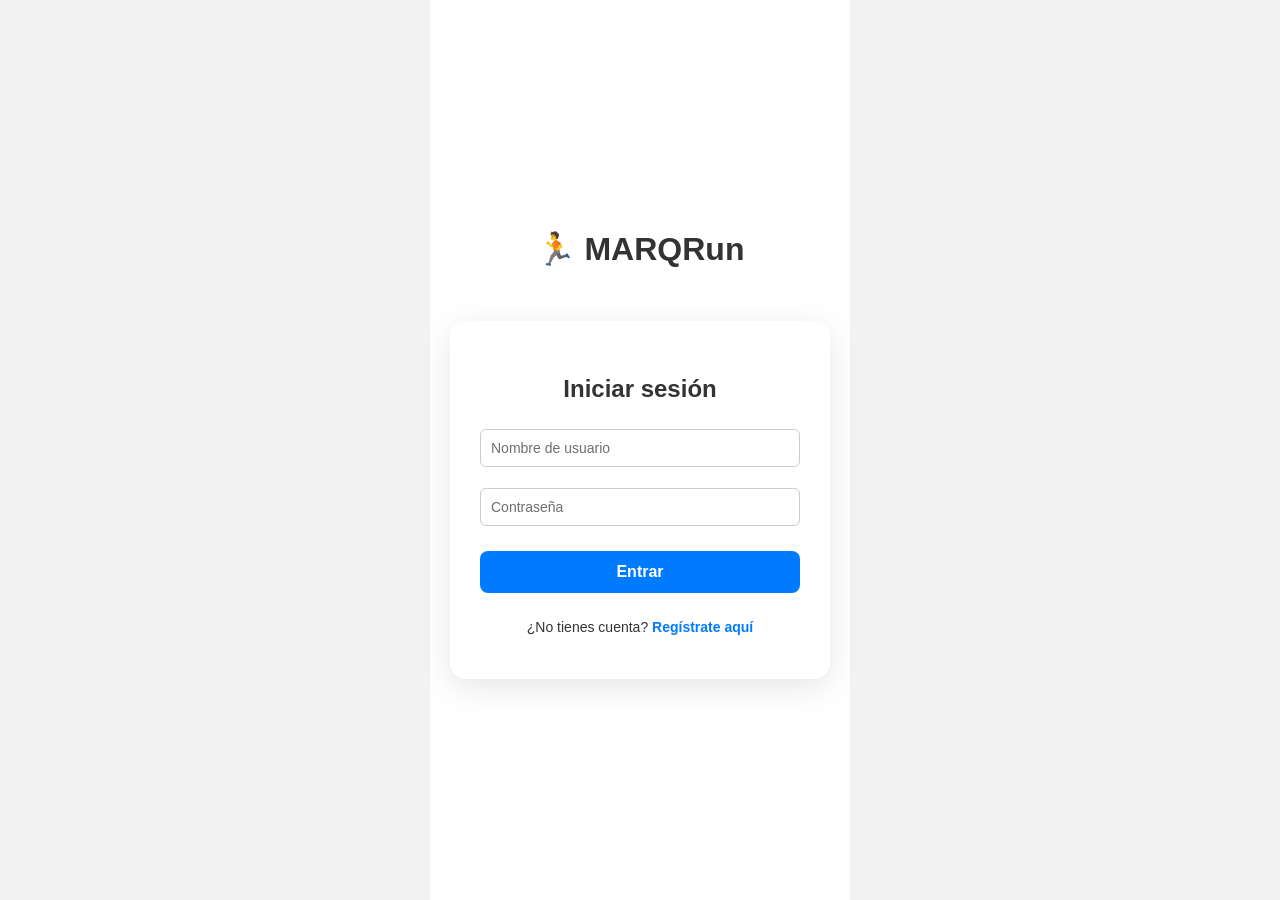
<file: frontend/index.html>
<!DOCTYPE html>
<html lang="es">
<head>
    <meta charset="UTF-8">
    <title>MARQRun - Dashboard</title>
    <link rel="stylesheet" href="css/styles.css">
    <link rel="stylesheet" href="css/dashboard.css">
</head>

<body>

<button class="menu-toggle" onclick="toggleSidebar()">☰</button>

<div class="container">

    <div class="sidebar" id="sidebar">
        <ul>
            <li><a href="#" onclick="showSection(event, this, 'grupos');" class="active">Grupos</a></li>
            <li><a href="entrenamientos.html">Entrenamientos</a></li>
            <li><a href="dashboard.html">Dashboard</a></li>
            <li><a href="loginchat.html">Chat Grupal</a></li>
            <li id="adminNavLink" style="display:none;"><a href="./admin.html" onclick="window.location.href='./admin.html'">Admin</a></li>
        </ul>
    </div>
    <div class="main-content">

        <h1>🏃 MARQRun</h1>

        <div id="mensaje" class="mensaje" style="display:none;"></div>

        <!-- HEADER -->
        <div id="header" style="position: fixed; top: 10px; right: 10px; z-index: 100; display: flex; align-items: center; gap: 10px;">
            <button class="theme-toggle" onclick="toggleTheme()">🌙</button>
            <img id="profilePic" src="assets/default-avatar.svg" alt="Perfil" style="width: 40px; height: 40px; border-radius: 50%; cursor: pointer; border: 2px solid #ddd;" onclick="toggleDropdown()">
            <span id="userRoleBadge" class="role-badge">MIEMBRO</span>
            <div id="dropdown" style="display: none; position: absolute; right: 0; top: 50px; background: white; border: 1px solid #ccc; border-radius: 4px; padding: 10px; box-shadow: 0 2px 5px rgba(0,0,0,0.2);">
                <button onclick="window.location.href='profile.html'" style="display: block; width: 100%; margin-bottom: 5px; padding: 5px;">Ver Perfil</button>
                <button id="adminDropdownButton" onclick="window.location.href='./admin.html'" style="display:none; width: 100%; margin-bottom: 5px; padding: 5px;">Admin</button>
                <button onclick="logout()" style="display: block; width: 100%; padding: 5px;">Cerrar Sesión</button>
            </div>
        </div>

        <!-- APP -->
        <div id="app">

            <div id="section-grupos" class="section active">
                <div class="card">
                    <h3 id="bienvenida"></h3>
                    <p id="miPerfil"></p>
                </div>

                <div class="card">
                    <h3>Grupo</h3>
                    <div id="crearGrupoPanel">
                        <input id="nombreGrupo" placeholder="Nombre del grupo">
                        <select id="tipoGrupo">
                            <option value="publico">Público</option>
                            <option value="privado">Privado</option>
                        </select>
                        <input id="passwordGrupo" type="password" placeholder="Contraseña del grupo (sólo privado)">
                        <button onclick="crearGrupo()">Crear</button>
                    </div>
                    <div id="createGroupNotice" style="margin-top: 0.75rem; color: #555; font-size: 0.95rem;"></div>
                    <div class="role-description" style="margin-top: 1rem; padding: 1rem; border-radius: 12px; background: #f8fafc; border: 1px solid #e2e8f0; color: #111827;">
                        <h4 style="margin-top: 0; margin-bottom: 0.5rem; font-size: 1rem;">¿Qué significa cada rol?</h4>
                        <p style="margin: 0.25rem 0;"><strong>Miembro:</strong> usuario básico. Puede unirse a grupos y participar en entrenamientos.</p>
                        <p style="margin: 0.25rem 0;"><strong>Coordinador principal:</strong> creador del grupo. Puede administrar el grupo, gestionar miembros, borrar el grupo y crear entrenamientos.</p>
                        <p style="margin: 0.25rem 0;"><strong>Coordinador:</strong> miembro del grupo con permisos para crear entrenamientos y gestionar la actividad del grupo.</p>
                    </div>
                    <select id="selectGrupo" onchange="onGrupoSeleccionado()"></select>
                    <div id="grupoStatus" style="margin-top: 0.75rem; color: #555; font-size: 0.95rem;"></div>
                    <input id="passwordUnirme" type="password" placeholder="Contraseña para unirme si es privado" style="display:none">
                    <button class="secondary" id="botonUnirmeGrupo" onclick="unirseGrupo()">Unirme a este grupo</button>
                    <button class="secondary" id="botonSalirGrupo" style="display: none; margin-left: 0.5rem;" onclick="salirGrupo()">Salir del grupo</button>
                    <button class="secondary" id="botonBorrarGrupo" style="display: none; margin-left: 0.5rem; background: #d9534f; border-color: #d43f3a;" onclick="borrarGrupo()">Borrar grupo</button>
                    <div id="grupoDetalle" style="margin-top: 1rem;">Selecciona un grupo para ver detalles.</div>
                    <div id="gruposDisponibles" style="margin-top: 1rem;"></div>
                </div>
            </div>

            <div id="section-entrenamientos" class="section">
                <div class="card" id="sinGrupoMessage">
                    <h3>Selecciona un grupo</h3>
                    <p>Selecciona un grupo para poder ver los entrenamientos o crear uno nuevo y ver el dashboard del grupo.</p>
                </div>

                <div class="card" id="crearEntrenamientoCard" style="display:none;">
                    <h3>Crear Entrenamiento Nuevo</h3>
                    <div id="trainingsNotice" class="info-text"></div>
                    <input type="date" id="fecha">
                    <input type="time" id="hora">
                    <input id="tipo" placeholder="Tipo">
                    <input id="ubicacion" placeholder="Ubicación (opcional)">
                    <div id="dificultadRadios" style="margin: 0.5rem 0; display: flex; gap: 1.5rem;">
                        <label style="display: flex; align-items: center; gap: 0.5rem;"><input type="radio" name="dificultad" value="fácil"> Fácil</label>
                        <label style="display: flex; align-items: center; gap: 0.5rem;"><input type="radio" name="dificultad" value="medio"> Medio</label>
                        <label style="display: flex; align-items: center; gap: 0.5rem;"><input type="radio" name="dificultad" value="alto"> Alto</label>
                    </div>
                    <button onclick="crearEntrenamiento()">Crear</button>
                </div>

                <div class="card" id="entrenamientosCard" style="display:none;">
                    <h3 id="entrenamientosTitle">Entrenamientos</h3>
                    <ul id="listaEntrenamientos"></ul>
                </div>
            </div>

            <div id="section-dashboard" class="section">
                <div class="card" id="dashboardCard" style="display:none;">
                    <h3>Dashboard del grupo</h3>
                    <div id="dashboardInfo">Selecciona un grupo para ver estadísticas.</div>
                </div>
            </div>

        </div>

    </div>

</div>

<!-- MODAL EDITAR PERFIL -->
<div id="editProfileModal" style="display: none; position: fixed; top: 0; left: 0; width: 100%; height: 100%; background: rgba(0,0,0,0.5); z-index: 1000; justify-content: center; align-items: center;">
    <div style="background: white; padding: 2rem; border-radius: 8px; max-width: 500px; width: 90%; max-height: 80%; overflow-y: auto;">
        <h3>Editar perfil</h3>
        <input id="modalEditNombre" placeholder="Nuevo nombre">
        <textarea id="modalEditBio" placeholder="Biografía (opcional)" rows="3" style="resize: vertical;"></textarea>
        <input id="modalEditLocation" placeholder="Ubicación personal (opcional)">
        <input id="modalEditAvatarUrl" placeholder="URL del avatar (opcional)">
        <input type="file" id="modalEditAvatarFile" accept="image/*" onchange="previewAvatarFileModal()">
        <div id="modalAvatarPreviewContainer" style="margin: 0.5rem 0; display: none;">
            <img id="modalAvatarPreviewImage" alt="Vista previa avatar" style="width: 80px; height: 80px; border-radius: 50%; object-fit: cover; border: 1px solid #ddd;">
        </div>
        <button onclick="guardarPerfilModal()">Guardar cambios</button>
        <button class="secondary" onclick="cerrarModal()">Cancelar</button>
    </div>
</div>

<!-- AVATAR LIGHTBOX -->
<div id="avatarLightbox" class="avatar-lightbox" style="display: none; position: fixed; inset: 0; background: rgba(0,0,0,0.85); z-index: 2000; justify-content: center; align-items: center; padding: 1rem;">
    <div class="avatar-lightbox-inner" style="position: relative; max-width: 95%; max-height: 95%; width: 100%; display: flex; flex-direction: column; align-items: center; gap: 0.75rem;">
        <img id="avatarLightboxImage" src="" alt="Avatar grande" style="max-width: 100%; max-height: 80vh; border-radius: 20px; object-fit: contain; box-shadow: 0 0 24px rgba(0,0,0,0.35);">
        <p id="avatarLightboxCaption" style="color: white; margin: 0; font-size: 1rem; text-align: center;"></p>
        <button onclick="hideAvatarLightbox()" style="padding: 0.75rem 1.2rem; border: none; border-radius: 999px; background: rgba(255,255,255,0.95); cursor: pointer; font-weight: 600;">Cerrar</button>
    </div>
</div>

<!-- CONFIRMATION MODAL -->
<div id="confirmModal" class="confirm-modal-backdrop" style="display: none; position: fixed; inset: 0; background: rgba(0,0,0,0.55); z-index: 3000; justify-content: center; align-items: center; padding: 1rem;">
    <div class="confirm-modal" style="background: white; border-radius: 16px; width: min(480px, 100%); padding: 1.5rem; box-shadow: 0 20px 50px rgba(0,0,0,0.2); color: #222;">
        <h3 id="confirmModalTitle" style="margin-top:0; margin-bottom:0.75rem;">Confirmación</h3>
        <p id="confirmModalMessage" style="line-height: 1.6; margin: 0;">¿Estás seguro?</p>
        <div class="confirm-modal-buttons" style="display: flex; justify-content: flex-end; gap: 0.75rem; margin-top: 1.5rem; flex-wrap: wrap;">
            <button id="confirmCancelButton" class="secondary" type="button" style="min-width: 96px;">No</button>
            <button id="confirmOkButton" type="button" style="min-width: 96px;">Sí</button>
        </div>
    </div>
</div>

<script src="config.js"></script>
<script src="js/utils.js"></script>
<script src="js/auth.js"></script>
<script src="js/groups.js"></script>
<script src="js/trainings.js"></script>
<script src="js/profile.js"></script>
<script src="js/ui.js"></script>
<script src="js/main.js"></script>

</body>
</html>
</file>
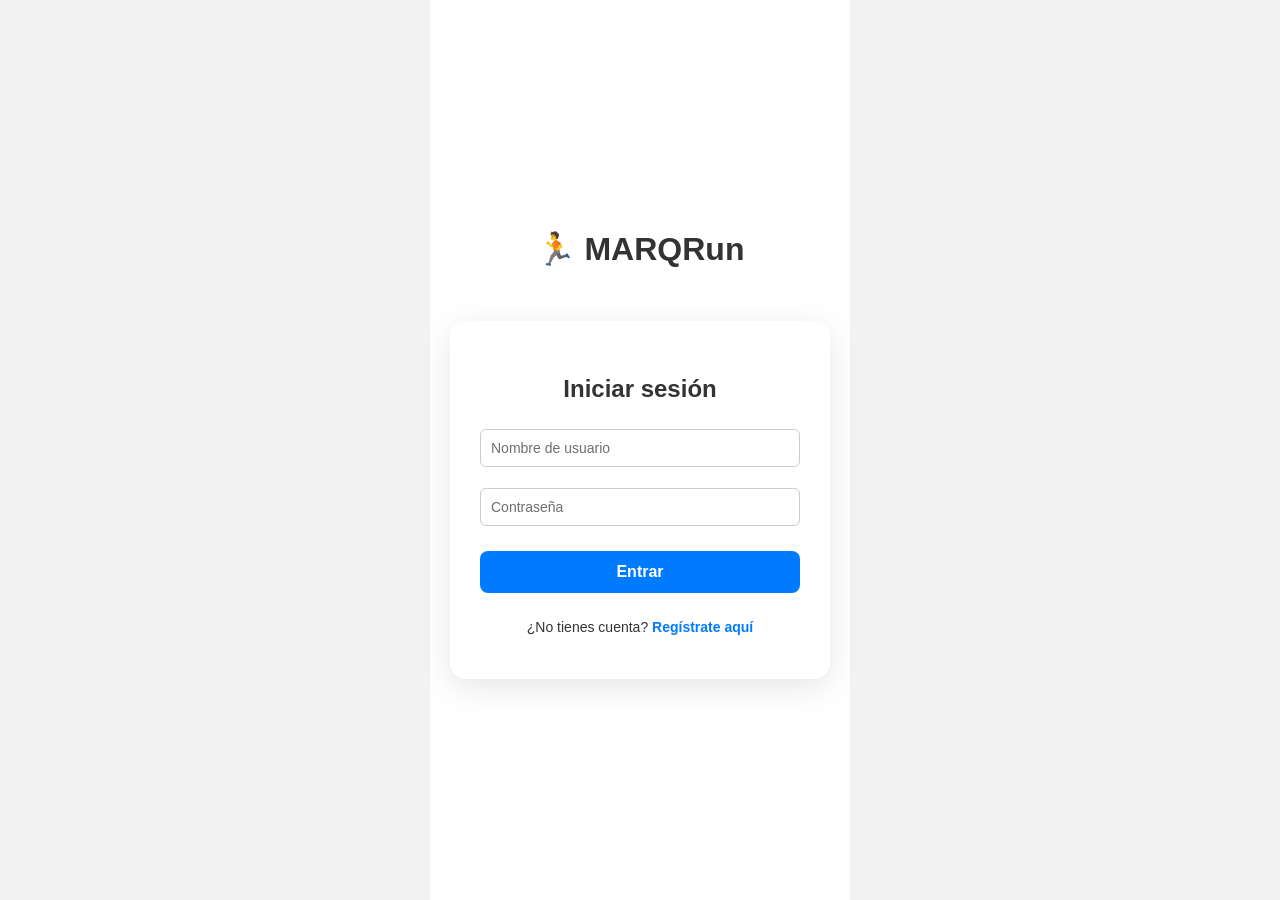
<file: frontend/admin.html>
<!DOCTYPE html>
<html lang="es">
<head>
    <meta charset="UTF-8">
    <title>MARQRun - Admin</title>
    <link rel="stylesheet" href="css/styles.css">
    <link rel="stylesheet" href="css/admin.css">
</head>
<body class="admin-page">

<button class="menu-toggle" onclick="toggleSidebar()">☰</button>

<div id="header">
    <button class="theme-toggle" onclick="toggleTheme()">🌙</button>
    <img id="profilePic" src="assets/default-avatar.svg" alt="Perfil" onclick="toggleDropdown()">
    <div id="dropdown">
        <button onclick="window.location.href='profile.html'">Ver Perfil</button>
        <button onclick="logout()">Cerrar Sesión</button>
    </div>
</div>

<div class="container admin-container">
    <div class="sidebar" id="sidebar">
        <ul>
            <li><a href="index.html">Grupos</a></li>
            <li><a href="entrenamientos.html">Entrenamientos</a></li>
            <li><a href="dashboard.html">Dashboard</a></li>
            <li><a href="chat.html">Chat Grupal</a></li>
            <li id="adminNavLink" style="display:none;"><a href="admin.html" class="active">Admin</a></li>
        </ul>
    </div>

    <div class="main-content admin-main">
        <div class="admin-topbar">
            <div>
                <p class="eyebrow">Administración</p>
                <h1>Panel de administración</h1>
                <p id="adminSubtitle" class="subtitle">Gestiona usuarios, roles, cuentas desactivadas y revisa las acciones importantes.</p>
            </div>
        </div>

        <div id="mensaje" class="mensaje" style="display:none;"></div>

        <section class="panel card admin-panel">
            <div class="panel-header">
                <h2>Usuarios</h2>
                <p>Lista completa de usuarios con roles, estado y grupos asociados.</p>
            </div>
            <div class="panel-content">
                <div class="admin-stats">
                    <div><strong id="totalUsers">0</strong> usuarios</div>
                    <div><strong id="totalAdmins">0</strong> admins</div>
                    <div><strong id="totalGestores">0</strong> gestores</div>
                    <div><strong id="totalDisabled">0</strong> desactivados</div>
                </div>
                <div class="admin-role-summary" style="margin-top: 1rem; padding: 1rem; background: #f7f9ff; border-radius: 14px; border: 1px solid #dbeafe; color: #1f2937;">
                    <strong>Roles globales dentro de la app:</strong>
                    <p style="margin: 0.5rem 0 0;">• <strong>Admin:</strong> acceso completo al panel, gestión de usuarios, roles, cuentas desactivadas y logs.</p>
                    <p style="margin: 0.25rem 0 0;">• <strong>Gestor:</strong> puede crear nuevos grupos pero no puede cambiar roles ni desactivar cuentas.</p>
                    <p style="margin: 0.25rem 0 0;">• <strong>Miembro:</strong> participa en grupos y entrenamientos sin capacidades de administración global.</p>
                </div>
                <div class="table-responsive">
                    <table id="adminUsersTable">
                        <thead>
                            <tr>
                                <th>Usuario</th>
                                <th>Rol</th>
                                <th>Estado</th>
                                <th>Grupos</th>
                                <th>Acciones</th>
                            </tr>
                        </thead>
                        <tbody></tbody>
                    </table>
                </div>
            </div>
        </section>

        <section class="panel card admin-log-panel">
            <div class="panel-header">
                <h2>Logs de administración</h2>
                <p>Últimas acciones importantes realizadas por administradores.</p>
            </div>
            <div class="panel-content">
                <div id="adminLogs" class="logs-list">
                    <p>Cargando logs...</p>
                </div>
            </div>
        </section>
    </div>
</div>

<script src="config.js"></script>
<script src="js/utils.js"></script>
<script src="js/auth.js"></script>
<script src="js/ui.js"></script>
<script src="js/admin.js"></script>
</body>
</html>
</file>
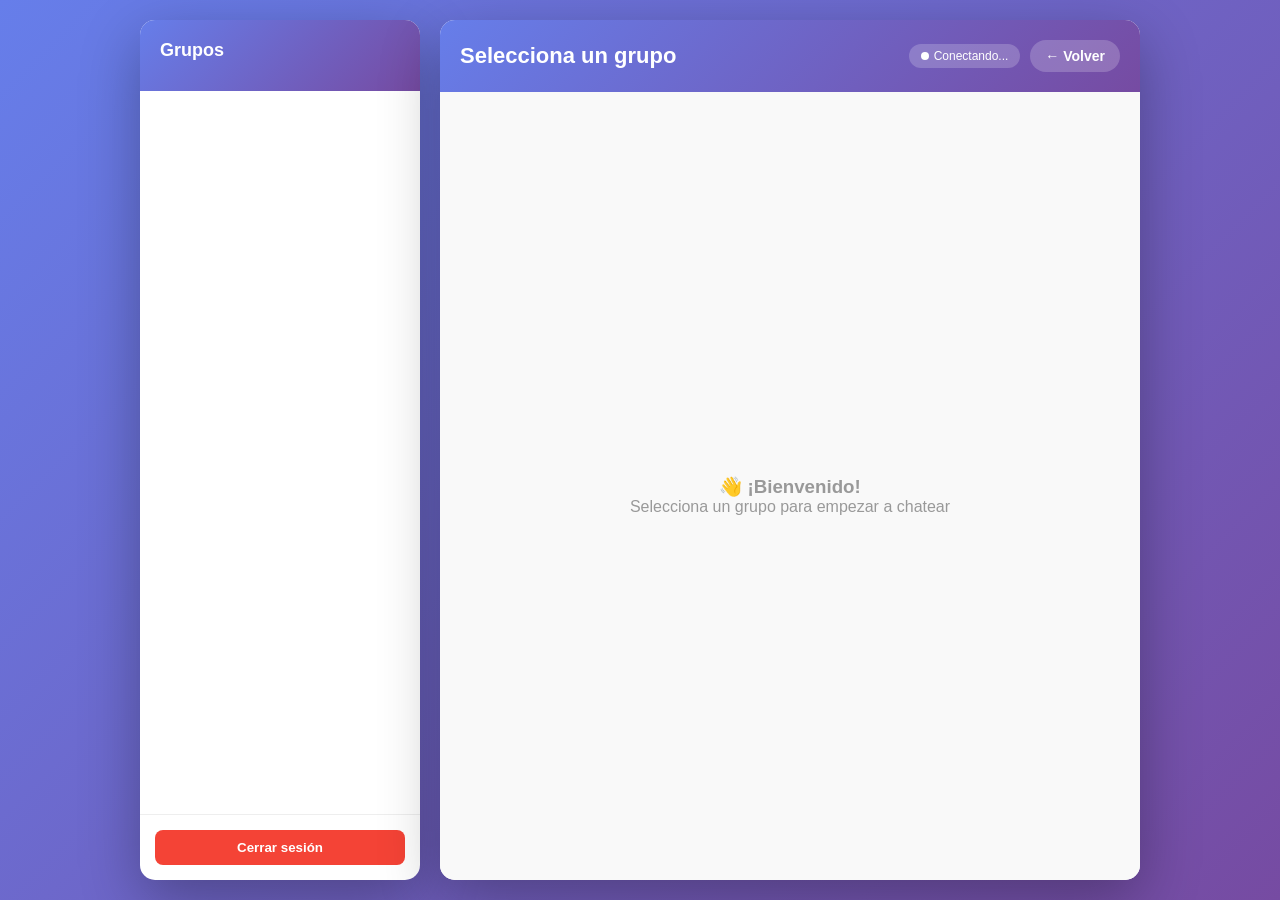
<file: frontend/chat.html>
<!DOCTYPE html>
<html lang="es">
<head>
    <meta charset="UTF-8">
    <meta name="viewport" content="width=device-width, initial-scale=1.0, viewport-fit=cover">
    <meta name="theme-color" content="#667eea">
    <meta name="description" content="Chat en tiempo real - MARQRun">
    <meta name="apple-mobile-web-app-capable" content="yes">
    <meta name="apple-mobile-web-app-status-bar-style" content="black-translucent">
    <meta name="apple-mobile-web-app-title" content="MARQRun Chat">
    <link rel="manifest" href="manifest.json">
    <link rel="icon" type="image/svg+xml" href="data:image/svg+xml,<svg xmlns='http://www.w3.org/2000/svg' viewBox='0 0 192 192'><rect fill='%23667eea' width='192' height='192'/><text x='50%' y='50%' font-size='120' text-anchor='middle' dy='.3em' fill='white'>💬</text></svg>">
    <link rel="apple-touch-icon" href="data:image/svg+xml,<svg xmlns='http://www.w3.org/2000/svg' viewBox='0 0 192 192'><rect fill='%23667eea' width='192' height='192'/><text x='50%' y='50%' font-size='120' text-anchor='middle' dy='.3em' fill='white'>💬</text></svg>">
    <title>💬 Chat MARQRun</title>
    <script src="https://cdn.socket.io/4.7.2/socket.io.min.js"></script>
    <script src="config.js"></script>
    <style>
        * {
            margin: 0;
            padding: 0;
            box-sizing: border-box;
        }

        body {
            font-family: 'Segoe UI', Tahoma, Geneva, Verdana, sans-serif;
            background: linear-gradient(135deg, #667eea 0%, #764ba2 100%);
            min-height: 100vh;
            padding: 20px;
        }

        .container {
            max-width: 1000px;
            margin: 0 auto;
            display: flex;
            gap: 20px;
            height: calc(100vh - 40px);
        }

        /* SIDEBAR - Grupos */
        .sidebar {
            width: 280px;
            background: white;
            border-radius: 15px;
            box-shadow: 0 20px 60px rgba(0,0,0,0.3);
            display: flex;
            flex-direction: column;
            overflow: hidden;
        }

        .sidebar-header {
            background: linear-gradient(135deg, #667eea 0%, #764ba2 100%);
            color: white;
            padding: 20px;
        }

        .sidebar-header h2 {
            font-size: 18px;
            margin-bottom: 10px;
        }

        .sidebar-header .user-info {
            font-size: 12px;
            opacity: 0.9;
        }

        .grupos-list {
            flex: 1;
            overflow-y: auto;
            padding: 10px;
        }

        .grupo-item {
            padding: 15px;
            margin: 8px 0;
            background: #f5f5f5;
            border-radius: 10px;
            cursor: pointer;
            transition: all 0.3s;
            border-left: 4px solid transparent;
        }

        .grupo-item:hover {
            background: #e8e8e8;
            transform: translateX(5px);
        }

        .grupo-item.active {
            background: linear-gradient(135deg, #667eea 0%, #764ba2 100%);
            color: white;
            border-left-color: white;
        }

        .grupo-item-name {
            font-weight: bold;
            margin-bottom: 5px;
        }

        .grupo-item-count {
            font-size: 12px;
            opacity: 0.7;
        }

        .sidebar-footer {
            padding: 15px;
            border-top: 1px solid #eee;
        }

        .logout-btn {
            width: 100%;
            padding: 10px;
            background: #f44336;
            color: white;
            border: none;
            border-radius: 8px;
            cursor: pointer;
            font-weight: bold;
            transition: background 0.3s;
        }

        .logout-btn:hover {
            background: #d32f2f;
        }

        /* MAIN CHAT */
        .chat-container {
            flex: 1;
            background: white;
            border-radius: 15px;
            box-shadow: 0 20px 60px rgba(0,0,0,0.3);
            display: flex;
            flex-direction: column;
            overflow: hidden;
        }

        .chat-header {
            background: linear-gradient(135deg, #667eea 0%, #764ba2 100%);
            color: white;
            padding: 20px;
            display: flex;
            justify-content: space-between;
            align-items: center;
        }

        .chat-header h1 {
            font-size: 22px;
        }

        .header-buttons {
            display: flex;
            gap: 10px;
            align-items: center;
        }

        .header-button {
            padding: 8px 15px;
            background: rgba(255,255,255,0.2);
            border: none;
            border-radius: 20px;
            color: white;
            cursor: pointer;
            font-size: 14px;
            font-weight: bold;
            transition: background 0.3s;
        }

        .header-button:hover {
            background: rgba(255,255,255,0.3);
        }

        .status {
            font-size: 12px;
            padding: 5px 12px;
            background: rgba(255,255,255,0.2);
            border-radius: 20px;
            display: flex;
            align-items: center;
            gap: 5px;
        }

        .status.connected {
            background: #4caf50;
        }

        .status-dot {
            width: 8px;
            height: 8px;
            border-radius: 50%;
            background: white;
            animation: pulse 2s infinite;
        }

        @keyframes pulse {
            0%, 100% { opacity: 1; }
            50% { opacity: 0.5; }
        }

        .messages {
            flex: 1;
            overflow-y: auto;
            padding: 20px;
            background: #f9f9f9;
            scroll-behavior: smooth;
        }

        .message-group {
            margin-bottom: 20px;
        }

        .message {
            margin-bottom: 12px;
            animation: slideIn 0.3s ease-out;
        }

        @keyframes slideIn {
            from {
                opacity: 0;
                transform: translateY(10px);
            }
            to {
                opacity: 1;
                transform: translateY(0);
            }
        }

        .message.own {
            display: flex;
            justify-content: flex-end;
        }

        .message-content {
            max-width: 65%;
            padding: 12px 16px;
            border-radius: 18px;
            word-wrap: break-word;
            line-height: 1.4;
        }

        .message.own .message-content {
            background: linear-gradient(135deg, #667eea 0%, #764ba2 100%);
            color: white;
            border-radius: 20px 20px 5px 20px;
            box-shadow: 0 2px 8px rgba(102, 126, 234, 0.3);
        }

        .message.other .message-content {
            background: white;
            color: #333;
            border-radius: 20px 20px 20px 5px;
            border: 1px solid #e0e0e0;
            box-shadow: 0 2px 8px rgba(0,0,0,0.1);
        }

        .message-info {
            font-size: 11px;
            margin-top: 6px;
            color: #999;
            padding: 0 8px;
        }

        .typing-indicator {
            display: flex;
            gap: 4px;
            padding: 12px 16px;
            background: #f0f0f0;
            border-radius: 20px;
            width: fit-content;
        }

        .typing-dot {
            width: 8px;
            height: 8px;
            border-radius: 50%;
            background: #ccc;
            animation: typing 1.4s infinite;
        }

        .typing-dot:nth-child(2) {
            animation-delay: 0.2s;
        }

        .typing-dot:nth-child(3) {
            animation-delay: 0.4s;
        }

        @keyframes typing {
            0%, 60%, 100% { opacity: 0.5; transform: translateY(0); }
            30% { opacity: 1; transform: translateY(-10px); }
        }

        /* Login Section */
        .login-section {
            background: white;
            border-radius: 15px;
            box-shadow: 0 20px 60px rgba(0,0,0,0.3);
            padding: 40px;
            max-width: 400px;
            margin: auto;
            height: fit-content;
            margin-top: 50px;
        }

        .login-section h2 {
            margin-bottom: 30px;
            color: #333;
            text-align: center;
        }

        .form-group {
            margin-bottom: 15px;
        }

        .form-group label {
            display: block;
            margin-bottom: 8px;
            font-weight: bold;
            color: #555;
        }

        .form-group input {
            width: 100%;
            padding: 12px;
            border: 1px solid #ddd;
            border-radius: 8px;
            font-size: 14px;
            transition: border-color 0.3s;
        }

        .form-group input:focus {
            outline: none;
            border-color: #667eea;
            box-shadow: 0 0 0 3px rgba(102, 126, 234, 0.1);
        }

        .login-btn {
            width: 100%;
            padding: 12px;
            background: linear-gradient(135deg, #667eea 0%, #764ba2 100%);
            color: white;
            border: none;
            border-radius: 8px;
            cursor: pointer;
            font-weight: bold;
            font-size: 16px;
            transition: transform 0.2s;
        }

        .login-btn:hover {
            transform: scale(1.02);
        }

        .login-btn:disabled {
            opacity: 0.6;
            cursor: not-allowed;
        }

        .error {
            color: #f44336;
            font-size: 12px;
            margin-top: 5px;
        }

        .success {
            color: #4caf50;
            font-size: 12px;
            margin-top: 5px;
        }

        /* Input Area */
        .input-area {
            padding: 20px;
            border-top: 1px solid #e0e0e0;
            display: flex;
            gap: 10px;
            background: white;
        }

        .input-area input {
            flex: 1;
            border: 1px solid #ddd;
            border-radius: 25px;
            padding: 12px 20px;
            font-size: 14px;
            outline: none;
            transition: border-color 0.3s;
        }

        .input-area input:focus {
            border-color: #667eea;
        }

        .input-area button {
            background: linear-gradient(135deg, #667eea 0%, #764ba2 100%);
            color: white;
            border: none;
            padding: 12px 28px;
            border-radius: 25px;
            cursor: pointer;
            font-weight: bold;
            transition: transform 0.2s;
        }

        .input-area button:hover:not(:disabled) {
            transform: scale(1.05);
        }

        .input-area button:disabled {
            opacity: 0.5;
            cursor: not-allowed;
        }

        .hidden {
            display: none !important;
        }

        /* Responsive */
        @media (max-width: 768px) {
            .container {
                flex-direction: column;
                height: auto;
            }

            .sidebar {
                width: 100%;
                height: 300px;
            }

            .chat-container {
                min-height: 500px;
            }

            .message-content {
                max-width: 80%;
            }
        }

        .empty-state {
            display: flex;
            flex-direction: column;
            align-items: center;
            justify-content: center;
            height: 100%;
            color: #999;
        }

        .empty-state h3 {
            margin-top: 20px;
        }
    </style>
</head>
<body>
    <!-- Chat Section (ÚNICO) -->
    <div id="chatSection">
        <div class="container">
            <!-- Sidebar -->
            <div class="sidebar">
                <div class="sidebar-header">
                    <h2>Grupos</h2>
                    <div class="user-info" id="userInfo"></div>
                </div>
                <div class="grupos-list" id="gruposList"></div>
                <div class="sidebar-footer">
                    <button class="logout-btn" onclick="logout()">Cerrar sesión</button>
                </div>
            </div>

            <!-- Chat -->
            <div class="chat-container">
                <div class="chat-header">
                    <div>
                        <h1 id="chatTitle">Selecciona un grupo</h1>
                        <small id="groupInfo"></small>
                    </div>
                    <div class="header-buttons">
                        <div class="status disconnected" id="status">
                            <span class="status-dot"></span>
                            <span id="statusText">Conectando...</span>
                        </div>
                        <button class="header-button" onclick="goHome()">← Volver</button>
                    </div>
                </div>
                <div class="messages" id="messages">
                    <div class="empty-state">
                        <h3>👋 ¡Bienvenido!</h3>
                        <p>Selecciona un grupo para empezar a chatear</p>
                    </div>
                </div>
                <div class="input-area hidden" id="inputArea">
                    <input type="text" id="messageInput" placeholder="Escribe tu mensaje..." />
                    <button onclick="sendMessage()" id="sendBtn">Enviar</button>
                </div>
            </div>
        </div>
    </div>

    <script>
        // ===== CONFIGURACIÓN =====
        // Detectar automáticamente el API_URL basado en donde se carga la página
        let API_URL = 'http://127.0.0.1:5000'; // Default
        let SOCKET_URL = 'ws://127.0.0.1:5000'; // Default WebSocket
        
        // Si config.js se cargó, usarlo (PRIORIDAD 1 - PRODUCCIÓN)
        if (typeof CONFIG !== 'undefined' && CONFIG.API_BASE_URL) {
            API_URL = CONFIG.API_BASE_URL;
            // Convertir HTTPS a WSS para WebSocket seguro
            SOCKET_URL = CONFIG.SOCKET_URL.replace('https://', 'wss://').replace('http://', 'ws://');
            console.log('✅ config.js cargado - API_URL:', API_URL);
        }
        // Si estamos en Capacitor (app nativa), usar 10.0.2.2 (PRIORIDAD 2)
        else if (typeof window.Capacitor !== 'undefined') {
            API_URL = 'http://10.0.2.2:5000';
            SOCKET_URL = 'ws://10.0.2.2:5000';
            console.log('🔧 Capacitor detectado - usando 10.0.2.2');
        }
        // Fallback: localhost (PRIORIDAD 3)
        else {
            console.log('⚠️ Usando fallback: 127.0.0.1:5000');
        }
        
        console.log('🔗 API_URL en chat:', API_URL);
        console.log('🔒 SOCKET_URL en chat:', SOCKET_URL);
        
        // ===== ERROR LOGGING SYSTEM (Persistent Storage) =====
        const MAX_LOGS = 15;
        
        function addErrorLog(message, type = 'error') {
            try {
                let logs = JSON.parse(localStorage.getItem('marqunErrorLogs') || '[]');
                const timestamp = new Date().toLocaleTimeString('es-ES', { hour12: false });
                logs.unshift({ type, message, timestamp, date: new Date().toISOString() });
                if (logs.length > MAX_LOGS) logs = logs.slice(0, MAX_LOGS);
                localStorage.setItem('marqunErrorLogs', JSON.stringify(logs));
                updateErrorPanel();
            } catch (e) {
                console.error('Error storing log:', e);
            }
        }
        
        function getErrorLogs() {
            try {
                return JSON.parse(localStorage.getItem('marqunErrorLogs') || '[]');
            } catch (e) {
                return [];
            }
        }
        
        function clearErrorLogs() {
            localStorage.removeItem('marqunErrorLogs');
            updateErrorPanel();
        }
        
        function updateErrorPanel() {
            const panel = document.getElementById('errorPanel');
            if (!panel) return;
            const logs = getErrorLogs();
            if (logs.length === 0) {
                panel.innerHTML = '<p style="color: #999; font-size: 12px; padding: 10px;">✅ Sin errores</p>';
                return;
            }
            const html = logs.map(log => `
                <div style="padding: 8px; border-bottom: 1px solid #eee; font-size: 12px; font-family: monospace;">
                    <span style="color: ${log.type === 'error' ? '#f44336' : log.type === 'warn' ? '#ff9800' : '#2196f3'}; font-weight: bold;">[${log.type.toUpperCase()}]</span>
                    <span style="color: #666;">${log.timestamp}</span>
                    <div style="color: #333; margin-top: 4px; word-break: break-word;">${log.message}</div>
                </div>
            `).join('');
            panel.innerHTML = html + '<button onclick="clearErrorLogs()" style="width: 100%; padding: 8px; margin-top: 10px; background: #f44336; color: white; border: none; border-radius: 4px; cursor: pointer; font-size: 11px; font-weight: bold;">🗑️ Limpiar errores</button>';
        }
        
        // Logger helper
        function log(...args) {
            if (CONFIG.DEBUG_MODE) console.log('[MARQUN]', ...args);
            addErrorLog(args.join(' '), 'info');
        }
        function err(...args) {
            if (CONFIG.DEBUG_MODE) console.error('[MARQUN]', ...args);
            addErrorLog(args.join(' '), 'error');
        }
        function warn(...args) {
            if (CONFIG.DEBUG_MODE) console.warn('[MARQUN]', ...args);
            addErrorLog(args.join(' '), 'warn');
        }
        
        // ===== VARIABLES GLOBALES =====
        let socket = null;
        let token = null;
        let grupoId = null;
        let username = null;
        let grupos = [];
        let typingTimeout = null;

        // ===== VERIFICAR TOKEN AL CARGAR =====
        function initChat() {
            // Leer token de sessionStorage
            token = sessionStorage.getItem('marqunToken');
            username = sessionStorage.getItem('marqunUsername');
            
            if (!token || !username) {
                log('[INIT] No hay token en sesión, redirigiendo a login');
                addErrorLog('❌ Sin token válido - redirigiendo a loginchat.html', 'warn');
                setTimeout(() => {
                    window.location.href = 'loginchat.html';
                }, 1000);
                return;
            }
            
            log('[INIT] ✅ Token recuperado de sesión para:', username);
            addErrorLog('✅ Sesión activa - Token válido', 'info');
            
            // Inicializar chat
            document.getElementById('userInfo').textContent = `👤 ${username}`;
            connectWebSocket();
            loadUserGroups();
        }

        function login() {
            // Esta función ya NO se usa - el login es en loginchat.html
            log('[LOGIN] Función obsoleta - usar loginchat.html');
        }

        function loadUserGroups() {
            fetch(API_URL + '/grupos', {
                headers: { 'Authorization': `Bearer ${token}` }
            })
            .then(r => r.json())
            .then(data => {
                grupos = data;
                renderGroupsList();
            })
            .catch(err_obj => err('[GROUPS]', err_obj));
        }

        function renderGroupsList() {
            const container = document.getElementById('gruposList');
            container.innerHTML = '';

            if (grupos.length === 0) {
                container.innerHTML = '<p style="padding: 20px; text-align: center; color: #999;">No perteneces a ningún grupo</p>';
                return;
            }

            grupos.forEach(grupo => {
                const item = document.createElement('div');
                item.className = 'grupo-item' + (grupoId === grupo.id ? ' active' : '');
                item.onclick = () => selectGroup(grupo);
                item.innerHTML = `
                    <div class="grupo-item-name">📍 ${grupo.nombre}</div>
                    <div class="grupo-item-count">${grupo.miembros_count} miembros</div>
                `;
                container.appendChild(item);
            });
        }

        function selectGroup(grupo) {
            grupoId = grupo.id;
            document.getElementById('chatTitle').textContent = `💬 ${grupo.nombre}`;
            document.getElementById('groupInfo').textContent = `${grupo.miembros_count} miembros`;
            document.getElementById('inputArea').classList.remove('hidden');
            renderGroupsList();

            const container = document.getElementById('messages');
            container.innerHTML = '<div style="display: flex; align-items: center; justify-content: center; height: 100%; color: #999;"><p>Cargando mensajes...</p></div>';

            loadMessages();

            if (socket) {
                socket.emit('join_group', { token: token, grupo_id: grupoId });
            }

            document.getElementById('messageInput').focus();
        }

        function connectWebSocket() {
            log('[SOCKET] Conectando WebSocket con token:', token ? 'PRESENTE' : 'FALTA TOKEN');
            
            socket = io(SOCKET_URL, {
                auth: { token: token },
                reconnection: true,
                reconnectionDelay: 1000,
                reconnectionDelayMax: 5000,
                reconnectionAttempts: 10,
                transports: ['websocket', 'polling']  // Intentar primero WebSocket
            });

            socket.on('connect', (data) => {
                log('[SOCKET] ✅ Conectado exitosamente');
                addErrorLog('✅ Socket.IO conectado exitosamente', 'info');
                updateStatus('connected');
                document.getElementById('status').style.color = 'green';
            });

            socket.on('reconnect', () => {
                log('[SOCKET] 🔄 Reconectado');
                addErrorLog('🔄 Reconexión establecida', 'info');
                updateStatus('connected');
                document.getElementById('status').style.color = 'green';
            });

            socket.on('reconnect_attempt', () => {
                log('[SOCKET] 🔄 Intentando reconectar...');
                addErrorLog('🔄 Intentando reconectar...', 'warn');
            });

            socket.on('nuevo_mensaje', (mensaje) => {
                log('[SOCKET] Nuevo mensaje recibido:', mensaje);
                addErrorLog('📨 Nuevo mensaje en Socket.IO', 'info');
                if (mensaje.grupo_id === grupoId) {
                    displayMessage(mensaje);
                }
            });

            socket.on('connect_error', (error) => {
                const errorMsg = error?.data?.content || String(error);
                err('[SOCKET] ❌ Error de conexión:', errorMsg);
                addErrorLog(`⚠️ Error conectando: ${errorMsg}`, 'error');
                alert('⚠️ Error conectando WebSocket:\n' + errorMsg);
                updateStatus('error');
                document.getElementById('status').style.color = 'red';
            });

            socket.on('authentication_error', (error) => {
                const errorMsg = error?.data?.content || error?.message || String(error);
                err('[SOCKET] ❌ Error de autenticación:', errorMsg);
                addErrorLog('🔓 WebSocket Auth Error: ' + errorMsg, 'error');
                alert('⚠️ Error de autenticación WebSocket:\n' + errorMsg + '\n\nError guardado en el panel de logs.\n\nIntenta hacer login de nuevo.');
                // NO HACER LOGOUT - solo mostrar error para que sea visible
                if (document.getElementById('status')) {
                    document.getElementById('status').style.color = 'orange';
                }
            });

            socket.on('disconnect', (reason) => {
                log('[SOCKET] ⚠️ Desconectado:', reason);
                addErrorLog(`⚠️ Socket.IO desconectado: ${reason}`, 'warn');
                updateStatus('disconnected');
                if (reason === 'io server disconnect') {
                    err('[SOCKET] Desconexión forzada del servidor');
                    addErrorLog('🔌 Servidor desconectó la conexión', 'error');
                    alert('⚠️ El servidor desconectó la conexión. Intenta hacer login de nuevo.');
                }
            });

            socket.on('error', (data) => {
                err('[SOCKET] Error general:', data);
                addErrorLog('❌ Error general Socket.IO: ' + String(data), 'error');
                alert('⚠️ Error WebSocket: ' + String(data));
            });
        }

        function loadMessages() {
            fetch(API_URL + `/grupos/${grupoId}/mensajes`, {
                headers: { 'Authorization': `Bearer ${token}` }
            })
            .then(r => {
                if (r.status === 401 || r.status === 403) {
                    err('[LOAD] Token expirado, necesitas hacer login de nuevo');
                    addErrorLog('⏱️ Token expirado - logout automático', 'error');
                    setTimeout(() => logout(), 500);
                    return null;
                }
                if (!r.ok) {
                    warn('[LOAD] Error HTTP:', r.status);
                    // NO hacer logout con otros errores - solo mostrar advertencia
                    addErrorLog(`⚠️ Error cargando mensajes: HTTP ${r.status}`, 'warn');
                    return null;
                }
                return r.json();
            })
            .then(mensajes => {
                if (!mensajes) return;

                const container = document.getElementById('messages');
                container.innerHTML = '';
                if (mensajes.length === 0) {
                    container.innerHTML = '<div class="empty-state"><h3>📭 Sin mensajes</h3><p>Sé el primero en escribir</p></div>';
                } else {
                    mensajes.forEach(msg => displayMessage(msg));
                }
                scrollToBottom();
            })
            .catch(err_obj => {
                err('[LOAD] Error:', err_obj);
                addErrorLog('❌ Error cargando mensajes: ' + String(err_obj), 'error');
            });
        }

        function displayMessage(mensaje) {
            const container = document.getElementById('messages');
            if (container.querySelector('.empty-state')) {
                container.innerHTML = '';
            }

            const isOwn = mensaje.usuario_nombre === username;
            
            const msgEl = document.createElement('div');
            msgEl.className = 'message' + (isOwn ? ' own' : ' other');
            
            const time = new Date(mensaje.fecha_creacion).toLocaleTimeString('es-ES', 
                { hour: '2-digit', minute: '2-digit' });
            
            msgEl.innerHTML = `
                <div>
                    <div class="message-content">${escapeHtml(mensaje.contenido)}</div>
                    <div class="message-info">
                        ${isOwn ? '✓ Tú' : `${mensaje.usuario_nombre}`} • ${time}
                    </div>
                </div>
            `;
            
            container.appendChild(msgEl);
            scrollToBottom();
        }

        function sendMessage() {
            const input = document.getElementById('messageInput');
            const content = input.value.trim();

            if (!content || !grupoId) {
                err('[SEND] Error: Sin contenido o grupoId');
                return;
            }

            document.getElementById('sendBtn').disabled = true;
            log('[SEND] Enviando mensaje. Token:', token ? token.substring(0, 20) + '...' : 'SIN TOKEN');
            addErrorLog('🚀 Enviando mensaje...', 'info');

            fetch(API_URL + `/grupos/${grupoId}/mensajes`, {
                method: 'POST',
                headers: {
                    'Authorization': `Bearer ${token}`,
                    'Content-Type': 'application/json'
                },
                body: JSON.stringify({ contenido: content })
            })
            .then(r => {
                log('[SEND] Respuesta HTTP:', r.status, r.statusText);
                addErrorLog(`📤 Servidor respondió: ${r.status} ${r.statusText}`, 'info');
                
                // SOLO logout si es 401/403 (auth error real)
                if (r.status === 401 || r.status === 403) {
                    const msg = `Token inválido/expirado (HTTP ${r.status})`;
                    log('[SEND] ⚠️', msg);
                    addErrorLog('🔐 ' + msg, 'error');
                    document.getElementById('sendBtn').disabled = false;
                    setTimeout(() => {
                        log('[SEND] Ejecutando logout');
                        logout();
                    }, 1000);
                    return null;
                }
                
                // Para otros errores, intentar parsear JSON
                return r.json().then(data => {
                    log('[SEND] Respuesta JSON:', data);
                    return {
                        status: r.status,
                        data: data,
                        ok: r.ok
                    };
                }).catch(parseErr => {
                    err('[SEND] No se pudo parsear JSON:', parseErr);
                    addErrorLog('⚠️ Respuesta no es JSON válido', 'warn');
                    return {
                        status: r.status,
                        data: { error: 'Error de respuesta del servidor' },
                        ok: r.ok
                    };
                });
            })
            .then(result => {
                if (!result) {
                    log('[SEND] Retorno nulo (logout)');
                    return; // Si fue logout
                }
                
                const { status, data, ok } = result;
                log('[SEND] Procesando resultado. Status:', status, 'OK:', ok, 'Data:', data);
                
                // Si tiene error
                if (data && data.error) {
                    const errorMsg = data.error;
                    err('[SEND] Error en respuesta:', errorMsg);
                    addErrorLog('❌ Error: ' + errorMsg, 'error');
                    alert('⚠️ Error: ' + errorMsg);
                    document.getElementById('sendBtn').disabled = false;
                    return;
                }
                
                // Si es 201 o tiene ID (éxito)
                if (status === 201 || data.id) {
                    log('[SEND] ✅ Éxito');
                    addErrorLog('✅ Mensaje enviado correctamente', 'info');
                    input.value = '';
                    input.focus();
                    document.getElementById('sendBtn').disabled = false;
                    return;
                }
                
                // Si es OK pero no tenemos id/error
                if (ok) {
                    log('[SEND] ✅ Respuesta OK sin error');
                    addErrorLog('✅ Mensaje procesado', 'info');
                    input.value = '';
                    input.focus();
                    document.getElementById('sendBtn').disabled = false;
                    return;
                }
                
                // Status inesperado
                log('[SEND] ⚠️ Status inesperado:', status);
                addErrorLog(`⚠️ Status inesperado: ${status}`, 'warn');
                document.getElementById('sendBtn').disabled = false;
            })
            .catch(networkErr => {
                err('[SEND] Error de red:', networkErr);
                addErrorLog('🌐 Error de red: ' + String(networkErr), 'error');
                alert('⚠️ Error de conexión: ' + String(networkErr));
                document.getElementById('sendBtn').disabled = false;
            });
        }

        function scrollToBottom() {
            const container = document.getElementById('messages');
            setTimeout(() => {
                container.scrollTop = container.scrollHeight;
            }, 0);
        }

        function updateStatus(status) {
            const el = document.getElementById('status');
            const statusText = document.getElementById('statusText');
            if (status === 'connected') {
                el.className = 'status connected';
                statusText.textContent = '✓ Conectado';
            } else {
                el.className = 'status disconnected';
                statusText.textContent = '✗ Desconectado';
            }
        }

        function logout() {
            log('[LOGOUT] 🚪 Iniciando logout');
            addErrorLog('🚪 LOGOUT ejecutado', 'warn');
            if (socket) {
                log('[LOGOUT] Desconectando socket');
                socket.disconnect();
            }
            token = null;
            grupoId = null;
            username = null;
            
            // Limpiar sessionStorage
            sessionStorage.removeItem('marqunToken');
            sessionStorage.removeItem('marqunUsername');
            
            log('[LOGOUT] ✅ Logout completado - redirigiendo a loginchat.html');
            addErrorLog('✅ Sesión cerrada - redirigiendo', 'info');
            
            // Redirigir a loginchat.html
            setTimeout(() => {
                window.location.href = 'loginchat.html';
            }, 500);
        }

        function goHome() {
            // Limpiar datos sin cerrar sesión (solo ir a inicio)
            if (socket) socket.disconnect();
            window.location.href = 'index.html';
        }

        function escapeHtml(text) {
            const div = document.createElement('div');
            div.textContent = text;
            return div.innerHTML;
        }

        // Enviar mensaje con Enter
        document.addEventListener('DOMContentLoaded', () => {
            // Inicializar panel de errores
            updateErrorPanel();
            
            // Inicializar chat (cargar token y conectar)
            initChat();
            
            // Registrar service worker para PWA
            if ('serviceWorker' in navigator) {
                navigator.serviceWorker.register('service-worker.js')
                    .then(reg => {
                        console.log('✅ Service Worker registrado', reg);
                        log('✅ Modo offline activado (PWA)');
                    })
                    .catch(err => {
                        console.error('❌ Error registrando Service Worker:', err);
                        err('❌ Error con PWA: ' + String(err));
                    });
            }
            
            const input = document.getElementById('messageInput');
            if (input) {
                input.addEventListener('keypress', (e) => {
                    if (e.key === 'Enter' && !e.shiftKey) {
                        e.preventDefault();
                        sendMessage();
                    }
                });
            }
        });
    </script>
</body>
</html>
</file>
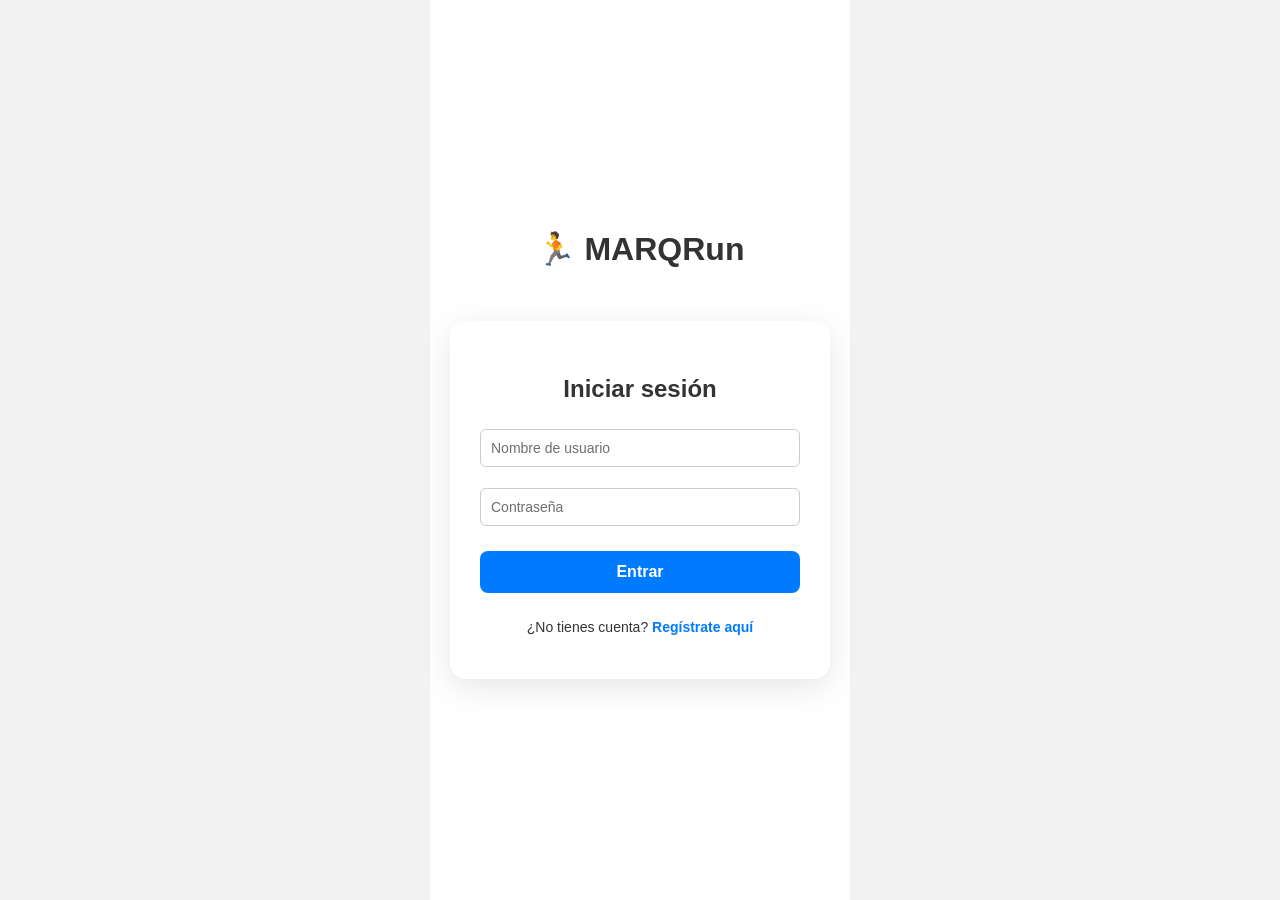
<file: frontend/dashboard.html>
<!DOCTYPE html>
<html lang="es">
<head>
    <meta charset="UTF-8">
    <title>MARQRun - Dashboard</title>
    <link rel="stylesheet" href="css/styles.css">
    <link rel="stylesheet" href="css/dashboard.css">
</head>
<body class="dashboard-page">

<button class="menu-toggle" onclick="toggleSidebar()">☰</button>

<div id="header">
    <button class="theme-toggle" onclick="toggleTheme()">🌙</button>
    <img id="profilePic" src="assets/default-avatar.svg" alt="Perfil" onclick="toggleDropdown()">
    <div id="dropdown">
        <button onclick="window.location.href='profile.html'">Ver Perfil</button>
        <button id="adminDropdownButton" onclick="window.location.href='./admin.html'" style="display:none;">Admin</button>
        <button onclick="logout()">Cerrar Sesión</button>
    </div>
</div>

<div class="container dashboard-page">

    <div class="sidebar" id="sidebar">
        <ul>
            <li><a href="index.html">Grupos</a></li>
            <li><a href="entrenamientos.html">Entrenamientos</a></li>
            <li><a href="#" onclick="showSection(event, this, 'dashboard');" class="active">Dashboard</a></li>
            <li><a href="chat.html">Chat Grupal</a></li>
            <li id="adminNavLink" style="display:none;"><a href="./admin.html" onclick="window.location.href='./admin.html'">Admin</a></li>
        </ul>
    </div>
    <div class="main-content dashboard-main">

        <div class="dashboard-topbar">
            <div>
                <p class="eyebrow">Panel de control</p>
                <h1>Dashboard del grupo</h1>
                <p id="userRoleLabelDashboard" class="subtitle" style="margin-top: 0.25rem; font-size: 0.95rem; color: #777;">Rol: no disponible</p>
            </div>
            <div class="topbar-actions">
            </div>
        </div>

        <div id="dashboardEmptyState" class="dashboard-empty-state">Selecciona un grupo en la página Grupos para ver las estadísticas del dashboard. Si ya seleccionaste uno, revisa tu selección o vuelve a cargar la página.</div>
        <div id="mensaje" class="mensaje" style="display:none;"></div>

        <section class="dashboard-grid">
            <article class="stat-card">
                <p class="stat-label">Miembros activos</p>
                <h2 id="membersCount">0</h2>
                <p class="stat-note">Personas que ya forman parte del grupo.</p>
            </article>
            <article class="stat-card">
                <p class="stat-label">Entrenamientos totales</p>
                <h2 id="trainingCount">0</h2>
                <p class="stat-note">Entrenamientos planeados o completados.</p>
            </article>
            <article class="stat-card">
                <p class="stat-label">Asistencias registradas</p>
                <h2 id="attendanceCount">0</h2>
                <p class="stat-note">Marcas de asistencia en los entrenamientos.</p>
            </article>
            <article class="stat-card">
                <p class="stat-label">Próximo evento</p>
                <h2 id="nextEventTitle">Ninguno</h2>
                <p class="stat-note" id="nextEventSubtitle">Selecciona un grupo para ver el siguiente entrenamiento.</p>
            </article>
        </section>

        <section class="dashboard-panels">
            <div class="panel card">
                <div class="panel-header">
                    <h2>Resumen del grupo</h2>
                </div>
                <div id="groupSummary" class="panel-content">
                    <p>Selecciona un grupo para ver información detallada.</p>
                </div>
            </div>

            <div class="panel card">
                <div class="panel-header">
                    <h2>Actividad reciente</h2>
                </div>
                <div class="panel-content">
                    <ul id="recentActivity" class="activity-list">
                        <li>No hay actividad para mostrar.</li>
                    </ul>
                </div>
            </div>
        </section>

        <section class="panel card">
            <div class="panel-header">
                <h2>Entrenamientos activos</h2>
            </div>
            <div class="panel-content" id="activeEvents">
                <p>No hay entrenamientos activos en este momento.</p>
            </div>
        </section>

    </div>

</div>

<script src="config.js"></script>
<script src="js/utils.js"></script>
<script src="js/auth.js"></script>
<script src="js/groups.js"></script>
<script src="js/dashboard.js"></script>
<script src="js/ui.js"></script>
<script src="js/main.js"></script>

</body>
</html>
</file>
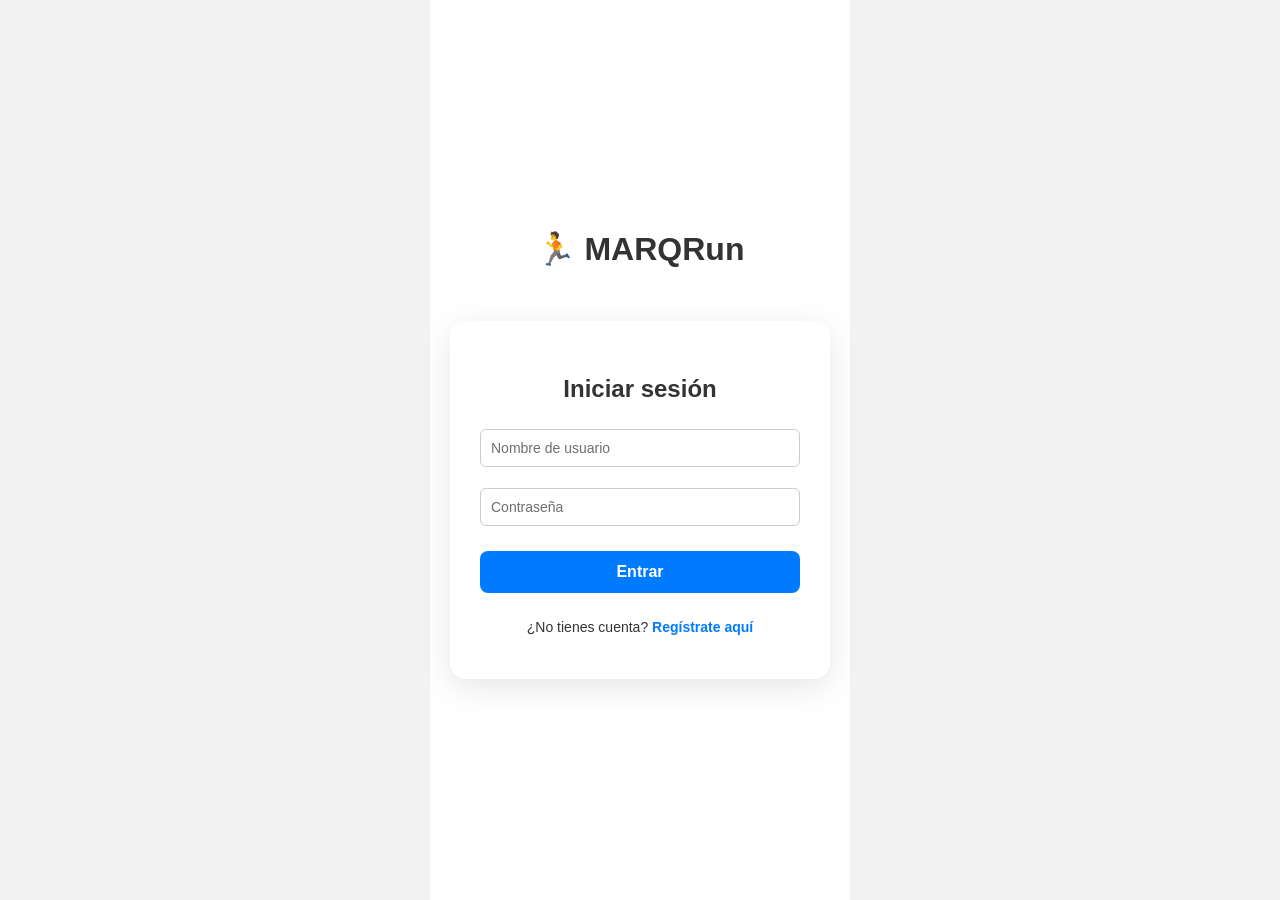
<file: frontend/entrenamientos.html>
<!DOCTYPE html>
<html lang="es">
<head>
    <meta charset="UTF-8">
    <title>MARQRun - Entrenamientos</title>
    <link rel="stylesheet" href="css/styles.css">
    <link rel="stylesheet" href="css/trainings.css">
</head>
<body class="trainings-page">

<button class="menu-toggle" onclick="toggleSidebar()">☰</button>

<div id="header">
    <button class="theme-toggle" onclick="toggleTheme()">🌙</button>
    <img id="profilePic" src="assets/default-avatar.svg" alt="Perfil" onclick="toggleDropdown()">
    <div id="dropdown">
        <button onclick="window.location.href='profile.html'">Ver Perfil</button>
        <button id="adminDropdownButton" onclick="window.location.href='./admin.html'" style="display:none;">Admin</button>
        <button onclick="logout()">Cerrar Sesión</button>
    </div>
</div>

<div class="container trainings-container">
    <div class="sidebar" id="sidebar">
        <ul>
            <li><a href="index.html">Grupos</a></li>
            <li><a href="entrenamientos.html" class="active">Entrenamientos</a></li>
            <li><a href="dashboard.html">Dashboard</a></li>
            <li><a href="chat.html">Chat Grupal</a></li>
            <li id="adminNavLink" style="display:none;"><a href="./admin.html" onclick="window.location.href='./admin.html'">Admin</a></li>
        </ul>
    </div>

    <div class="main-content trainings-main">
        <div class="trainings-topbar">
            <div>
                <p class="eyebrow">Entrenamientos</p>
                <h1 id="selectedGroupTitle">Entrenamientos del grupo</h1>
                <p id="selectedGroupLabel" class="subtitle">La información se sincroniza con el grupo seleccionado en la página Grupos.</p>
            </div>
        </div>

        <div id="trainingEmptyState" class="page-empty-state" style="display:none;">Selecciona un grupo en la página Grupos para ver los entrenamientos. Si ya seleccionaste uno, revisa tu selección o vuelve a cargar la página.</div>
        <div id="mensaje" class="mensaje" style="display:none;"></div>

        <div id="trainingContent" style="display:none;">
        <section class="trainings-layout">
            <div class="panel card training-panel">
                <div class="panel-header">
                    <h2>Crear nuevo entrenamiento</h2>
                    <p>Solo los coordinadores pueden crear entrenamientos.</p>
                </div>
                <div class="panel-content">
                    <div id="trainingsNotice" class="info-text"></div>
                    <div class="form-grid">
                        <label>
                            Fecha
                            <input type="date" id="fecha">
                        </label>
                        <label>
                            Hora
                            <input type="time" id="hora">
                        </label>
                        <label>
                            Duración (minutos)
                            <input type="number" id="duracion" min="5" max="1440" placeholder="Duración en minutos" value="60">
                        </label>
                        <label>
                            Tipo
                            <input id="tipo" placeholder="Tipo de entrenamiento">
                        </label>
                        <label>
                            Ubicación
                            <input id="ubicacion" placeholder="Ubicación (opcional)">
                        </label>
                        <div class="dificultad-group">
                            <span>Dificultad</span>
                            <div class="radio-row">
                                <label><input type="radio" name="dificultad" value="fácil"> Fácil</label>
                                <label><input type="radio" name="dificultad" value="medio"> Medio</label>
                                <label><input type="radio" name="dificultad" value="alto"> Alto</label>
                            </div>
                        </div>
                    </div>
                    <button class="primary" onclick="crearEntrenamiento()">Crear entrenamiento</button>
                </div>
            </div>

            <!-- Panel de filtros -->
            <div class="panel card filter-panel">
                <div class="panel-header">
                    <h2>Filtros</h2>
                </div>
                <div class="panel-content">
                    <div class="filter-grid">
                        <label>
                            Tipo
                            <input type="text" id="filtroTipo" placeholder="Filtrar por tipo">
                        </label>
                        <label>
                            Fecha desde
                            <input type="date" id="filtroFechaDesde">
                        </label>
                        <label>
                            Fecha hasta
                            <input type="date" id="filtroFechaHasta">
                        </label>
                        <label>
                            Ubicación
                            <input type="text" id="filtroUbicacion" placeholder="Filtrar por ubicación">
                        </label>
                    </div>
                    <div class="filter-actions">
                        <button onclick="aplicarFiltros()" class="btn-secondary">Aplicar filtros</button>
                        <button onclick="limpiarFiltros()" class="btn-outline">Limpiar</button>
                    </div>
                </div>
            </div>
        </section>

        <section class="panel card">
            <div class="panel-header">
                <h2>Próximos entrenamientos</h2>
            </div>
            <div class="panel-content">
                <ul id="listaEntrenamientos" class="training-list"></ul>
            </div>
        </section>

        <!-- Calendario visual -->
        <section class="panel card calendar-panel">
            <div class="panel-header">
                <h2>Calendario de entrenamientos</h2>
                <div class="calendar-nav">
                    <button onclick="cambiarMes(-1)" class="btn-nav">‹</button>
                    <h3 id="calendarTitle">Mes Actual</h3>
                    <button onclick="cambiarMes(1)" class="btn-nav">›</button>
                </div>
            </div>
            <div class="panel-content">
                <div id="calendar" class="calendar-grid"></div>
            </div>
        </section>

        <section class="panel card">
            <div class="panel-header">
                <h2>Entrenamientos anteriores</h2>
            </div>
            <div class="panel-content">
                <ul id="listaEntrenamientosAnteriores" class="training-list"></ul>
            </div>
        </section>

        </div>

    </div>
</div>

<script src="config.js"></script>
<script src="js/utils.js"></script>
<script src="js/auth.js"></script>
<script src="js/groups.js"></script>
<script src="js/trainings.js"></script>
<script src="js/ui.js"></script>
<script src="js/main.js"></script>

</body>
</html>
</file>
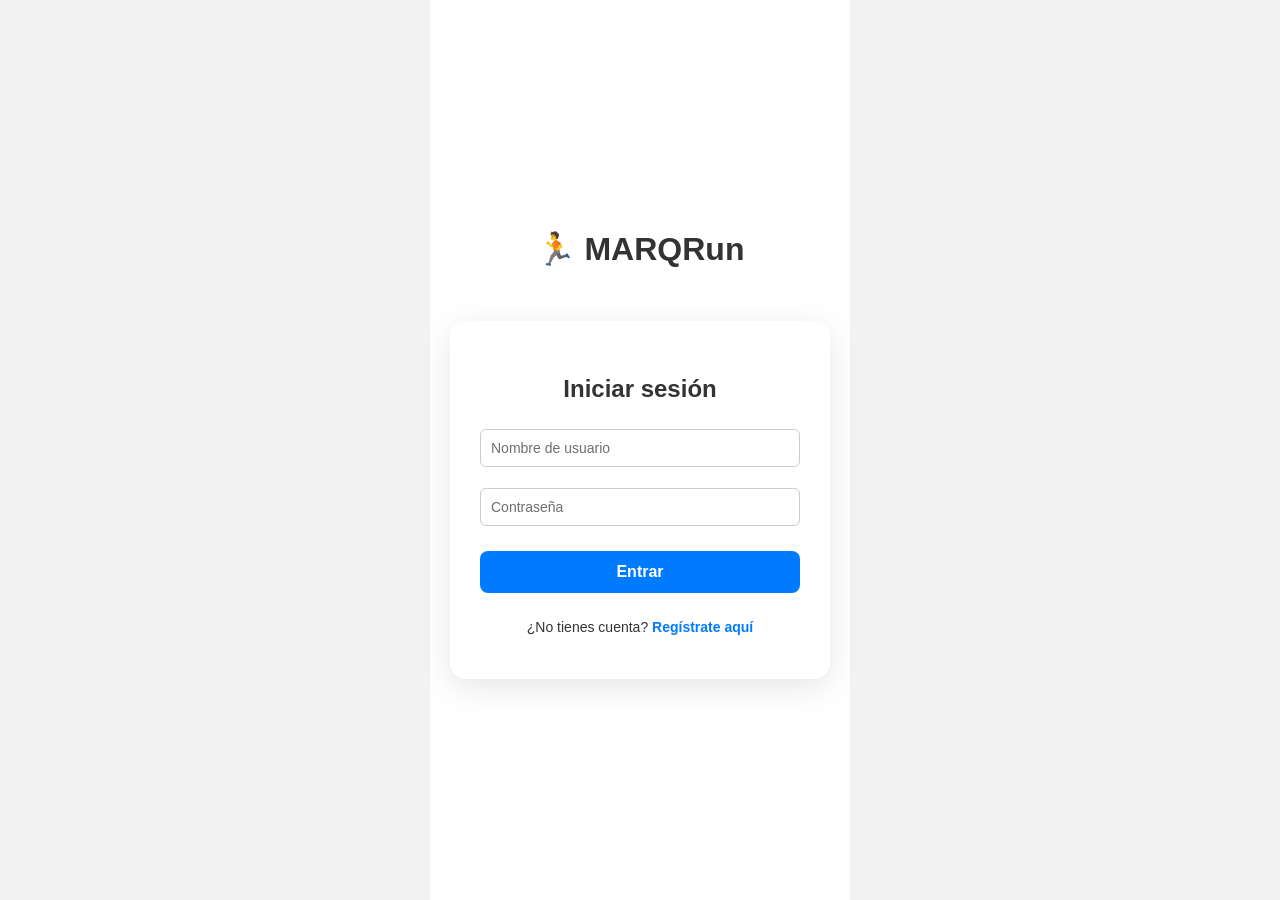
<file: frontend/login.html>
<!DOCTYPE html>
<html lang="es">
<head>
    <meta charset="UTF-8">
    <title>MARQRun - Iniciar Sesión</title>
    <link rel="stylesheet" href="css/styles.css">
    <link rel="stylesheet" href="css/auth.css">
</head>

<body>

<div class="container">

    <h1>🏃 MARQRun</h1>

    <div id="mensaje" class="mensaje" style="display:none;"></div>

    <!-- LOGIN -->
    <div class="card" id="loginBox">
        <h3>Iniciar sesión</h3>
        <input id="loginNombre" placeholder="Nombre de usuario" required>
        <input id="loginPassword" type="password" placeholder="Contraseña" required>
        <button onclick="login()">Entrar</button>
        <p class="auth-footer">¿No tienes cuenta? <a href="register.html">Regístrate aquí</a></p>
    </div>

</div>

<script src="config.js"></script>
<script src="js/utils.js"></script>
<script src="js/auth.js"></script>

</body>
</html>
</file>
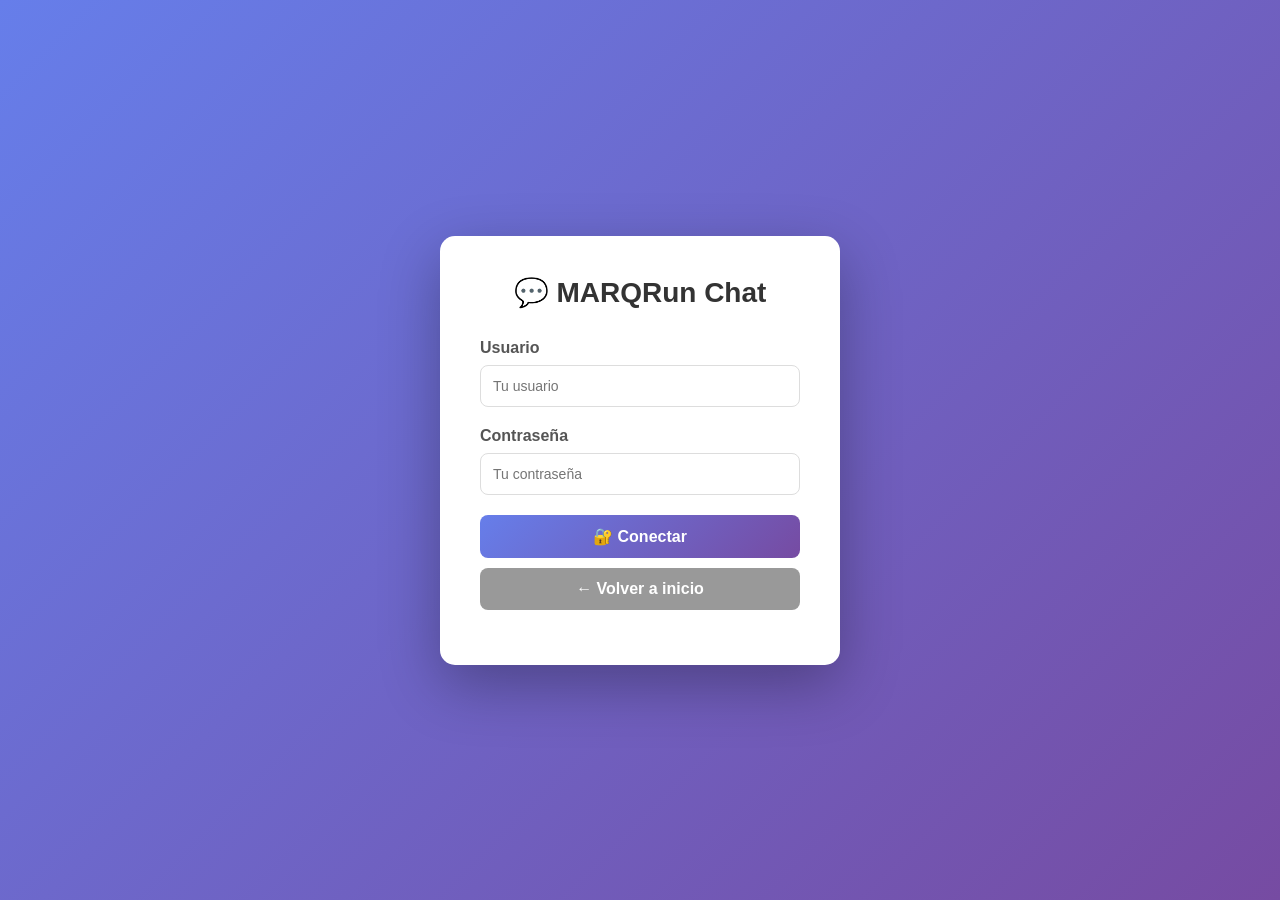
<file: frontend/loginchat.html>
<!DOCTYPE html>
<html lang="es">
<head>
    <meta charset="UTF-8">
    <meta name="viewport" content="width=device-width, initial-scale=1.0, viewport-fit=cover">
    <meta name="theme-color" content="#667eea">
    <meta name="description" content="Aplicación de chat en tiempo real para MARQRun">
    <meta name="apple-mobile-web-app-capable" content="yes">
    <meta name="apple-mobile-web-app-status-bar-style" content="black-translucent">
    <meta name="apple-mobile-web-app-title" content="MARQRun">
    <link rel="manifest" href="manifest.json">
    <link rel="icon" type="image/svg+xml" href="data:image/svg+xml,<svg xmlns='http://www.w3.org/2000/svg' viewBox='0 0 192 192'><rect fill='%23667eea' width='192' height='192'/><text x='50%' y='50%' font-size='120' text-anchor='middle' dy='.3em' fill='white'>💬</text></svg>">
    <link rel="apple-touch-icon" href="data:image/svg+xml,<svg xmlns='http://www.w3.org/2000/svg' viewBox='0 0 192 192'><rect fill='%23667eea' width='192' height='192'/><text x='50%' y='50%' font-size='120' text-anchor='middle' dy='.3em' fill='white'>💬</text></svg>">
    <title>💬 Login - MARQRun Chat</title>
    <script src="config.js"></script>
    <style>
        * {
            margin: 0;
            padding: 0;
            box-sizing: border-box;
        }

        body {
            font-family: 'Segoe UI', Tahoma, Geneva, Verdana, sans-serif;
            background: linear-gradient(135deg, #667eea 0%, #764ba2 100%);
            min-height: 100vh;
            padding: 20px;
            display: flex;
            flex-direction: column;
            justify-content: center;
            align-items: center;
        }

        .login-container {
            background: white;
            border-radius: 15px;
            box-shadow: 0 20px 60px rgba(0,0,0,0.3);
            padding: 40px;
            max-width: 400px;
            width: 100%;
        }

        .login-container h1 {
            margin-bottom: 30px;
            color: #333;
            text-align: center;
            font-size: 28px;
        }

        .form-group {
            margin-bottom: 20px;
        }

        .form-group label {
            display: block;
            margin-bottom: 8px;
            font-weight: bold;
            color: #555;
        }

        .form-group input {
            width: 100%;
            padding: 12px;
            border: 1px solid #ddd;
            border-radius: 8px;
            font-size: 14px;
            transition: border-color 0.3s;
        }

        .form-group input:focus {
            outline: none;
            border-color: #667eea;
            box-shadow: 0 0 0 3px rgba(102, 126, 234, 0.1);
        }

        .login-btn {
            width: 100%;
            padding: 12px;
            background: linear-gradient(135deg, #667eea 0%, #764ba2 100%);
            color: white;
            border: none;
            border-radius: 8px;
            cursor: pointer;
            font-weight: bold;
            font-size: 16px;
            transition: transform 0.2s;
            margin-bottom: 10px;
        }

        .login-btn:hover {
            transform: scale(1.02);
        }

        .login-btn:disabled {
            opacity: 0.6;
            cursor: not-allowed;
        }

        .home-btn {
            width: 100%;
            padding: 12px;
            background: #999;
            color: white;
            border: none;
            border-radius: 8px;
            cursor: pointer;
            font-weight: bold;
            font-size: 16px;
            transition: transform 0.2s;
            margin-bottom: 10px;
        }

        .home-btn:hover {
            transform: scale(1.02);
        }

        .error {
            color: #f44336;
            font-size: 12px;
            margin-top: 5px;
            text-align: center;
        }

        .success {
            color: #4caf50;
            font-size: 12px;
            margin-top: 5px;
            text-align: center;
        }


    </style>
</head>
<body>
    <div class="login-container">
        <h1>💬 MARQRun Chat</h1>
        
        <div class="form-group">
            <label>Usuario</label>
            <input type="text" id="username" placeholder="Tu usuario" />
        </div>
        
        <div class="form-group">
            <label>Contraseña</label>
            <input type="password" id="password" placeholder="Tu contraseña" />
        </div>
        
        <button class="login-btn" onclick="login()" id="loginBtn">🔐 Conectar</button>
        <button class="home-btn" onclick="goHome()">← Volver a inicio</button>
        
        <div class="error" id="loginError"></div>
        <div class="success" id="loginSuccess"></div>
    </div>

    <script>
        // Detectar automáticamente el API_URL basado en donde se carga la página
        let API_URL = 'http://127.0.0.1:5000'; // Default
        
        // Si config.js se cargó, usarlo (PRIORIDAD 1)
        if (typeof CONFIG !== 'undefined' && CONFIG.API_BASE_URL) {
            API_URL = CONFIG.API_BASE_URL;
            console.log('✅ config.js cargado - usando CONFIG.API_BASE_URL:', API_URL);
        }
        // Si estamos en Capacitor (app nativa), usar 10.0.2.2 (PRIORIDAD 2)
        else if (typeof window.Capacitor !== 'undefined') {
            API_URL = 'http://10.0.2.2:5000';
            console.log('🔧 Capacitor detectado - usando 10.0.2.2');
        }
        // Fallback: localhost en puerto 5000 (PRIORIDAD 3)
        else {
            console.log('⚠️ Usando fallback: 127.0.0.1:5000');
        }
        
        console.log('🔗 API_URL:', API_URL);

        function warn(message) {
            if (CONFIG.DEBUG_MODE) console.warn('[LOGIN]', message);
            addLog(message, 'warn');
        }

        function login() {
            const user = document.getElementById('username').value.trim();
            const pass = document.getElementById('password').value.trim();

            if (!user || !pass) {
                const msg = '❌ Por favor completa todos los campos';
                document.getElementById('loginError').textContent = msg;
                return;
            }

            document.getElementById('loginBtn').disabled = true;
            document.getElementById('loginError').textContent = '';

            const loginUrl = API_URL + '/login';
            console.log('📤 Intentando POST a:', loginUrl);
            console.log('👤 Usuario:', user);

            fetch(loginUrl, {
                method: 'POST',
                headers: { 'Content-Type': 'application/json' },
                body: JSON.stringify({ nombre: user, password: pass })
            })
            .then(r => {
                return r.json().catch(parseErr => {
                    throw new Error('Respuesta inválida del servidor');
                });
            })
            .then(data => {
                if (data.error) {
                    const msg = '❌ ' + data.error;
                    document.getElementById('loginError').textContent = msg;
                    document.getElementById('loginBtn').disabled = false;
                    return;
                }

                if (!data.token) {
                    const msg = '❌ Error: no se recibió token';
                    document.getElementById('loginError').textContent = msg;
                    document.getElementById('loginBtn').disabled = false;
                    return;
                }
                
                // Guardar en sessionStorage
                sessionStorage.setItem('marqunToken', data.token);
                sessionStorage.setItem('marqunUsername', user);
                
                // Redirigir a chat.html después de 1 segundo
                setTimeout(() => {
                    window.location.href = 'chat.html';
                }, 1000);
            })
            .catch(networkErr => {
                const msg = '❌ Error de conexión: ' + String(networkErr);
                console.error(msg);
                document.getElementById('loginError').textContent = msg;
                document.getElementById('loginBtn').disabled = false;
            });
        }

        function goHome() {
            window.location.href = 'index.html';
        }

        // Inicializar página
        document.addEventListener('DOMContentLoaded', () => {
            console.log('📄 Página loginchat.html cargada');
            
            // Registrar service worker para PWA
            if ('serviceWorker' in navigator) {
                navigator.serviceWorker.register('service-worker.js')
                    .then(reg => {
                        console.log('✅ Service Worker registrado', reg);
                        log('✅ Modo offline activado (PWA)');
                    })
                    .catch(err => {
                        console.error('❌ Error registrando Service Worker:', err);
                        log('❌ Error con PWA: ' + String(err));
                    });
            }
        });
    </script>
</body>
</html>
</file>
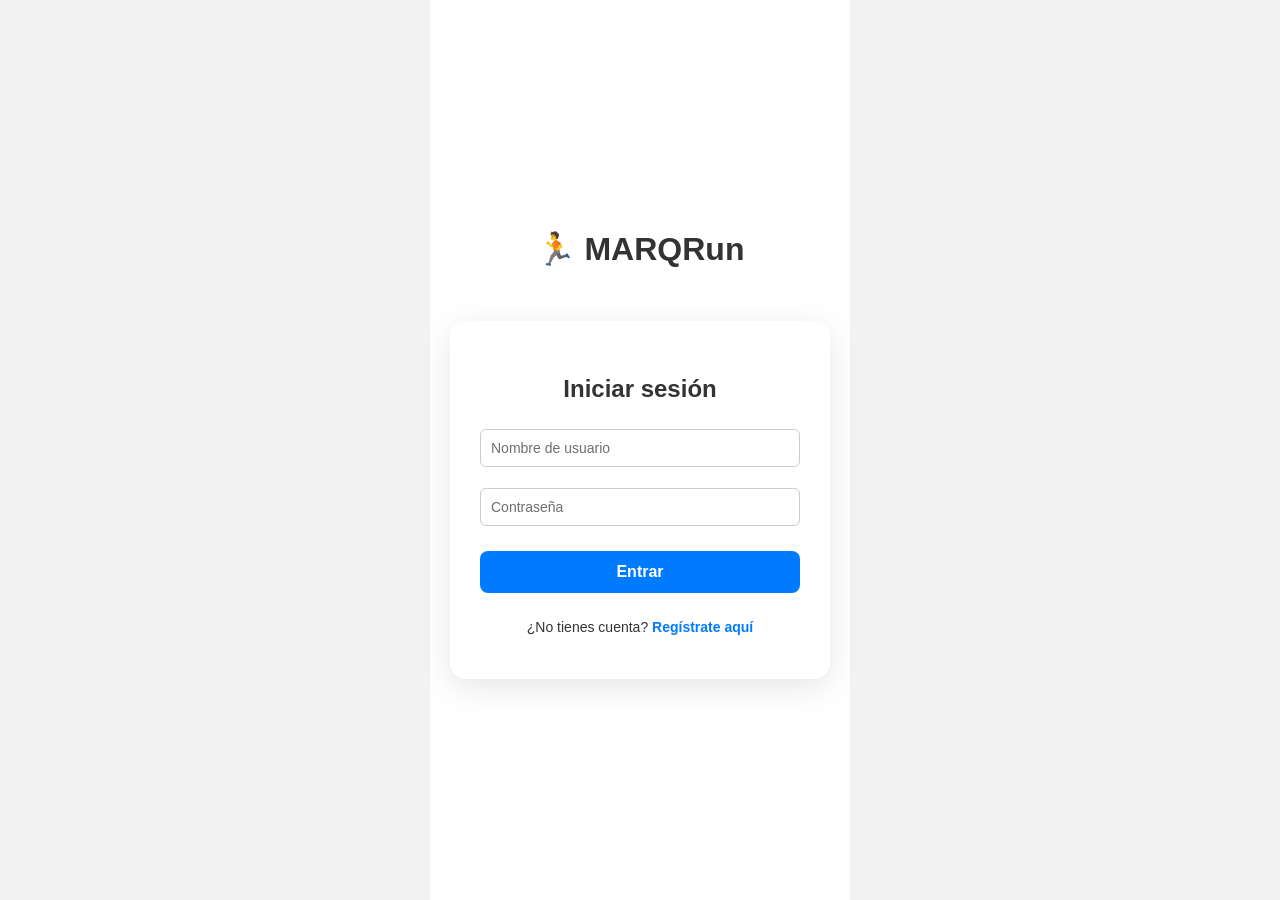
<file: frontend/profile.html>
<!DOCTYPE html>
<html lang="es">
<head>
    <meta charset="UTF-8">
    <title>MARQRun - Mi Perfil</title>
    <link rel="stylesheet" href="css/styles.css">
    <link rel="stylesheet" href="css/profile.css">
</head>
<body>

<div id="header">
    <button class="theme-toggle" onclick="toggleTheme()">🌙</button>
    <img id="profilePic" src="assets/default-avatar.svg" alt="Perfil" onclick="toggleDropdown()">
    <div id="dropdown">
        <button onclick="window.location.href='profile.html'">Ver Perfil</button>
        <button onclick="logout()">Cerrar Sesión</button>
    </div>
</div>

<div class="profile-container">
    <div class="profile-header">
        <button class="back-btn" onclick="window.location.href='index.html'">← Volver</button>
    </div>

    <div class="profile-content">
        <div id="mensaje" class="mensaje" style="display:none;"></div>

        <div class="profile-card">
            <div class="profile-avatar-section">
                <img id="profileAvatar" src="assets/default-avatar.svg" alt="Avatar" class="profile-avatar">
                
            </div>

            <div class="profile-info">
                <h1 id="profileName">Nombre de usuario</h1>
                <p id="profileBio" class="profile-bio">Esta es mi biografía...</p>
                <p id="profileLocation" class="profile-location">📍 Ubicación</p>
            </div>
        </div>

        <div class="stats-grid">
            <div class="stat-card">
                <div class="stat-number" id="gruposCreados">0</div>
                <div class="stat-label">Grupos creados</div>
            </div>
            <div class="stat-card">
                <div class="stat-number" id="entrenamientosAsistidos">0</div>
                <div class="stat-label">Entrenamientos asistidos</div>
            </div>
            <div class="stat-card">
                <div class="stat-number" id="entrenamientosCreados">0</div>
                <div class="stat-label">Entrenamientos creados</div>
            </div>
        </div>

        <div class="profile-actions">
            <button class="action-btn primary" onclick="abrirModal()">Editar perfil</button>
            <button class="action-btn secondary" onclick="logout()">Cerrar sesión</button>
        </div>
    </div>
</div>

<!-- MODAL EDITAR PERFIL -->
<div id="editProfileModal" style="display: none; position: fixed; top: 0; left: 0; width: 100%; height: 100%; background: rgba(0,0,0,0.5); z-index: 1000; justify-content: center; align-items: center;">
    <div style="background: white; padding: 2rem; border-radius: 8px; max-width: 500px; width: 90%; max-height: 80%; overflow-y: auto;">
        <h3>Editar perfil</h3>
        <input id="modalEditNombre" placeholder="Nuevo nombre">
        <textarea id="modalEditBio" placeholder="Biografía (opcional)" rows="3" style="resize: vertical;"></textarea>
        <input id="modalEditLocation" placeholder="Ubicación personal (opcional)">
        <input id="modalEditAvatarUrl" placeholder="URL del avatar (opcional)">
        <input type="file" id="modalEditAvatarFile" accept="image/*" onchange="previewAvatarFileModal()">
        <div id="avatarCropControls" style="display:none; margin-top: 10px;">
            <button type="button" onclick="cropAvatarImage()">Recortar imagen</button>
            <p style="margin:8px 0 0; font-size: 13px; color: #555;">Ajusta el recorte cuadrado antes de guardar.</p>
        </div>
        <div id="modalAvatarPreviewContainer" style="display: none; margin-top: 10px;">
            <p style="margin: 0 0 6px; font-size: 13px; color: #555;">Vista previa original:</p>
            <img id="modalAvatarPreviewImage" style="max-width: 100px; max-height: 100px; border-radius: 50%;">
        </div>
        <div id="modalAvatarCropPreviewContainer" style="display: none; margin-top: 10px;">
            <p style="margin: 0 0 6px; font-size: 13px; color: #555;">Vista previa recortada:</p>
            <img id="modalAvatarCropPreviewImage" style="max-width: 100px; max-height: 100px; border-radius: 50%; border: 2px solid var(--button-bg);">
        </div>
        <div style="margin-top: 15px; display: flex; gap: 10px;">
            <button onclick="guardarPerfilModal()" style="flex: 1;">Guardar</button>
            <button onclick="cerrarModal()" style="flex: 1; background: #6c757d;">Cancelar</button>
        </div>
    </div>
</div>

<script src="config.js"></script>
<script src="js/utils.js"></script>
<script src="js/auth.js"></script>
<script src="js/ui.js"></script>
<script src="js/profile.js"></script>
<script>
document.addEventListener("DOMContentLoaded", function() {
    const guardado = localStorage.getItem("usuario");
    if (!guardado) {
        window.location.href = 'login.html';
        return;
    }

    const user = JSON.parse(guardado);
    iniciarSesion(user);
    cargarPerfilCompleto();
});
</script>

</body>
</html>
</file>
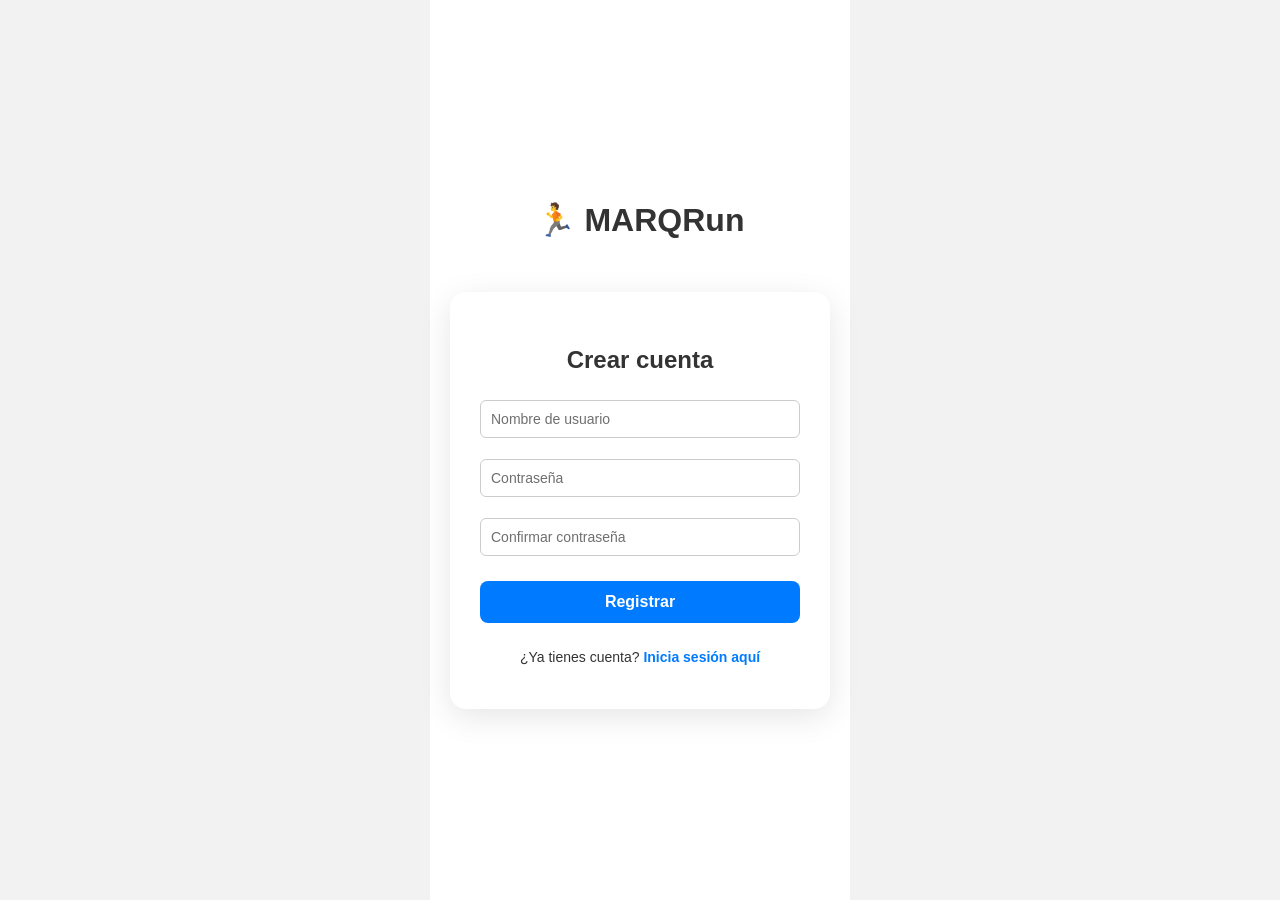
<file: frontend/register.html>
<!DOCTYPE html>
<html lang="es">
<head>
    <meta charset="UTF-8">
    <title>MARQRun - Registrarse</title>
    <link rel="stylesheet" href="css/styles.css">
    <link rel="stylesheet" href="css/auth.css">
</head>
<body>

<div class="container">
    <h1>🏃 MARQRun</h1>

    <div id="mensaje" class="mensaje" style="display:none;"></div>

    <div class="card" id="loginBox">
        <h3>Crear cuenta</h3>
        <input id="loginNombre" placeholder="Nombre de usuario" required>
        <input id="loginPassword" type="password" placeholder="Contraseña" required>
        <input id="loginPasswordConfirm" type="password" placeholder="Confirmar contraseña" required>
        <button onclick="register()">Registrar</button>
        <p class="auth-footer">¿Ya tienes cuenta? <a href="login.html">Inicia sesión aquí</a></p>
    </div>
</div>

<script src="config.js"></script>
<script src="js/utils.js"></script>
<script src="js/auth.js"></script>

</body>
</html>
</file>
<file: frontend/css/styles.css>
* {
    box-sizing: border-box;
}

:root {
    --bg-color: #f2f2f2;
    --container-bg: white;
    --card-bg: #ffffff;
    --text-color: #333;
    --secondary-text: #6b7280;
    --border-color: #ccc;
    --button-bg: #007bff;
    --button-hover: #0056b3;
    --accent-color: #2563eb;
    --accent-hover: #1d4ed8;
    --hover-bg: rgba(0, 0, 0, 0.04);
    --error-bg: #f8d7da;
    --error-color: #721c24;
    --success-bg: #d4edda;
    --success-color: #155724;
    --sidebar-bg: #f8f9fa;
    --sidebar-border: #dee2e6;
    --toggle-bg: #1f2937;
    --toggle-color: #ffffff;
}

.dark {
    --bg-color: #121212;
    --container-bg: #1e1e1e;
    --card-bg: #2d2d2d;
    --text-color: #e0e0e0;
    --secondary-text: #9ca3af;
    --border-color: #555;
    --button-bg: #1e88e5;
    --button-hover: #1565c0;
    --accent-color: #60a5fa;
    --accent-hover: #3b82f6;
    --hover-bg: rgba(255, 255, 255, 0.08);
    --error-bg: #d32f2f;
    --error-color: #ffcdd2;
    --success-bg: #388e3c;
    --success-color: #c8e6c9;
    --sidebar-bg: #2d2d2d;
    --sidebar-border: #555;
    --toggle-bg: #f3f4f6;
    --toggle-color: #111827;
}

body {
    font-family: Arial, sans-serif;
    background: var(--bg-color);
    color: var(--text-color);
    margin: 0;
    transition: background 0.3s, color 0.3s;
}

.container {
    max-width: 1100px;
    width: 100%;
    margin: auto;
    background: var(--container-bg);
    padding: 15px;
    min-height: 100vh;
    display: flex;
    gap: 20px;
    align-items: flex-start;
    transition: background 0.3s;
}

.sidebar {
    width: 240px;
    background: var(--sidebar-bg);
    padding: 20px;
    border-right: 1px solid var(--sidebar-border);
    transition: background 0.3s, border-color 0.3s;
    position: relative;
    overflow-y: auto;
}

.main-content {
    flex: 1;
    padding-top: 20px;
}

.sidebar ul {
    list-style: none;
    padding: 0;
}

.sidebar li {
    margin: 10px 0;
}

.sidebar a {
    color: var(--text-color);
    text-decoration: none;
    display: block;
    padding: 10px;
    border-radius: 6px;
    transition: background 0.3s;
}

.sidebar a:hover, .sidebar a.active {
    background: var(--button-bg);
    color: white;
}

.card {
    background: var(--card-bg);
    padding: 12px;
    margin: 12px 0;
    border-radius: 12px;
    box-shadow: 0 3px 8px rgba(0,0,0,0.1);
    transition: background 0.3s;
}

.profile-card {
    padding: 20px;
}

.profile-grid {
    display: flex;
    align-items: center;
    gap: 16px;
    flex-wrap: wrap;
}

.profile-grid img {
    width: 90px;
    height: 90px;
    border-radius: 50%;
    object-fit: cover;
    border: 3px solid var(--button-bg);
}

.auth-footer {
    text-align: center;
    margin-top: 12px;
    color: var(--text-color);
}

.auth-footer a {
    color: var(--button-bg);
    text-decoration: none;
    font-weight: 600;
}

.auth-footer a:hover {
    text-decoration: underline;
}

input, select, button {
    width: 100%;
    max-width: 100%;
    min-width: 0;
    margin: 6px 0;
    padding: 10px;
    border-radius: 6px;
    border: 1px solid var(--border-color);
    font-size: 14px;
    background: var(--card-bg);
    color: var(--text-color);
    transition: background 0.3s, color 0.3s, border-color 0.3s;
}

input::placeholder {
    color: var(--text-color);
    opacity: 0.7;
}

button {
    background: var(--button-bg);
    color: white;
    border: none;
    cursor: pointer;
}

button.theme-toggle,
button.menu-toggle {
    width: auto;
    min-width: 42px;
    height: 42px;
    padding: 0;
    border-radius: 50%;
    display: inline-flex;
    align-items: center;
    justify-content: center;
    font-size: 18px;
    border: none;
    box-shadow: 0 2px 6px rgba(0,0,0,0.15);
}

button.theme-toggle {
    background: var(--toggle-bg);
    color: var(--toggle-color);
}

button.theme-toggle:hover {
    opacity: 0.95;
}

button.menu-toggle {
    background: var(--button-bg);
    color: white;
}

button.secondary {
    background: var(--secondary-bg);
}

button.secondary:hover {
    background: var(--secondary-hover);
}

button:hover {
    background: var(--button-hover);
}

.mensaje {
    padding: 10px;
    margin: 10px 0;
    border-radius: 6px;
    text-align: center;
    font-weight: bold;
}

.mensaje.error {
    background: var(--error-bg);
    color: var(--error-color);
    border: 1px solid var(--error-bg);
}

.mensaje.success {
    background: var(--success-bg);
    color: var(--success-color);
    border: 1px solid var(--success-bg);
}

.theme-toggle {
    box-shadow: 0 2px 8px rgba(0, 0, 0, 0.12);
}

#header {
    position: fixed;
    top: 10px;
    right: 10px;
    z-index: 102;
    display: flex;
    align-items: center;
    gap: 10px;
}

#header img#profilePic {
    width: 40px;
    height: 40px;
    border-radius: 50%;
    cursor: pointer;
    border: 2px solid #ddd;
    object-fit: cover;
}

#dropdown {
    display: none;
    position: absolute;
    right: 0;
    top: 50px;
    background: var(--card-bg);
    border: 1px solid var(--border-color);
    border-radius: 8px;
    padding: 10px;
    box-shadow: 0 10px 24px rgba(0, 0, 0, 0.15);
    min-width: 170px;
}

#dropdown button {
    display: block;
    width: 100%;
    margin-bottom: 6px;
    padding: 8px 10px;
    background: transparent;
    color: var(--text-color);
    text-align: left;
    border: 1px solid transparent;
    border-radius: 6px;
}

#dropdown button:hover {
    background: var(--button-hover);
}

.menu-toggle {
    position: fixed;
    top: 10px;
    left: 10px;
    background: var(--button-bg);
    color: white;
    border: none;
    padding: 8px 12px;
    border-radius: 6px;
    cursor: pointer;
    font-size: 16px;
    z-index: 101;
    display: none !important; /* Oculto en desktop, visible en mobile */
}

@media (max-width: 768px) {
    .container {
        flex-direction: column;
    }
    .sidebar {
        position: fixed;
        top: 0;
        left: 0;
        width: 100%;
        height: 100%;
        display: none; /* Oculto por defecto en mobile */
        border-right: none;
        z-index: 100;
        background: var(--sidebar-bg);
        padding-top: 80px;
    }
    .sidebar.show {
        display: block;
    }
    .menu-toggle {
        display: block !important;
    }
    .main-content {
        padding-left: 0;
        padding-top: 85px;
    }
    #header {
        position: fixed;
        top: 10px;
        right: 10px;
        z-index: 101;
    }
}

.section {
    display: none;
}

.section.active {
    display: block;
}

.confirm-modal-backdrop {
    display: none;
    position: fixed;
    inset: 0;
    background: rgba(0, 0, 0, 0.55);
    z-index: 3000;
    justify-content: center;
    align-items: center;
    padding: 1rem;
}

.confirm-modal {
    background: var(--card-bg);
    color: var(--text-color);
    border-radius: 16px;
    width: min(480px, 100%);
    padding: 1.5rem;
    box-shadow: 0 20px 50px rgba(0, 0, 0, 0.18);
}

.confirm-modal h3 {
    margin-top: 0;
    margin-bottom: 0.75rem;
}

.confirm-modal p {
    margin: 0;
    line-height: 1.6;
}

.confirm-modal-buttons {
    display: flex;
    justify-content: flex-end;
    gap: 0.75rem;
    margin-top: 1.5rem;
    flex-wrap: wrap;
}

.confirm-modal button {
    min-width: 96px;
}
</file>
<file: frontend/css/dashboard.css>
/* Estilos para la interfaz principal y el dashboard */

.container {
    max-width: 1100px;
    width: 100%;
    margin: auto;
    background: var(--container-bg);
    padding: 15px;
    min-height: 100vh;
    display: flex;
    gap: 20px;
    align-items: flex-start;
    transition: background 0.3s;
}

.sidebar {
    width: 240px;
    background: var(--sidebar-bg);
    padding: 20px;
    border-right: 1px solid var(--sidebar-border);
    transition: background 0.3s, border-color 0.3s;
    position: relative;
    overflow-y: auto;
}

.main-content {
    flex: 1;
    padding-top: 20px;
}

.sidebar ul {
    list-style: none;
    padding: 0;
    margin: 0;
}

.sidebar li {
    margin: 10px 0;
}

.sidebar a {
    color: var(--text-color);
    text-decoration: none;
    display: block;
    padding: 10px;
    border-radius: 6px;
    transition: background 0.3s;
}

.sidebar a:hover, .sidebar a.active {
    background: var(--button-bg);
    color: white;
}

button.menu-toggle {
    position: fixed;
    top: 10px;
    left: 10px;
    background: var(--button-bg);
    color: white;
    border: none;
    padding: 8px 12px;
    border-radius: 6px;
    cursor: pointer;
    font-size: 16px;
    z-index: 101;
    display: none;
}

@media (max-width: 768px) {
    .container {
        flex-direction: column;
    }
    .sidebar {
        position: fixed;
        top: 0;
        left: 0;
        width: 100%;
        height: 100%;
        display: none;
        border-right: none;
        z-index: 100;
        background: var(--sidebar-bg);
        padding-top: 80px;
    }
    .sidebar.show {
        display: block;
    }
    .menu-toggle {
        display: block !important;
    }
    .main-content {
        padding-left: 0;
        padding-top: 85px;
    }
    #header {
        position: fixed;
        top: 10px;
        right: 10px;
        z-index: 101;
    }
}

.member-avatar {
    cursor: pointer;
    transition: transform 0.2s ease;
}

.member-avatar:hover {
    transform: scale(1.05);
}

.avatar-lightbox {
    display: none;
    position: fixed;
    inset: 0;
    background: rgba(0, 0, 0, 0.85);
    z-index: 2000;
    justify-content: center;
    align-items: center;
    padding: 1rem;
}

.avatar-lightbox-inner {
    max-width: 95%;
    max-height: 95%;
    width: 100%;
}

.avatar-lightbox img {
    max-width: 100%;
    max-height: 80vh;
    border-radius: 20px;
    object-fit: contain;
}
/* Dashboard page improvements */
.dashboard-page .dashboard-topbar {
    display: flex;
    justify-content: space-between;
    align-items: flex-start;
    gap: 1.5rem;
    margin-bottom: 1.5rem;
}

.dashboard-page .eyebrow {
    margin: 0 0 0.5rem;
    color: var(--secondary-text);
    text-transform: uppercase;
    letter-spacing: 0.15em;
    font-size: 0.8rem;
}

.dashboard-page .subtitle {
    color: var(--secondary-text);
    max-width: 620px;
    margin: 0;
}

.role-badge {
    display: inline-block;
    border-radius: 999px;
    padding: 0.35rem 0.75rem;
    font-size: 0.8rem;
    font-weight: 700;
    letter-spacing: 0.05em;
    text-transform: uppercase;
    color: #fff;
    background: #6b7280;
    white-space: nowrap;
}
.role-badge.admin {
    background: #1d4ed8;
}
.role-badge.coordinador {
    background: #0ea5e9;
}
.role-badge.miembro {
    background: #6b7280;
}

.dashboard-empty-state {
    border: 1px dashed var(--border-color);
    background: var(--card-bg);
    color: var(--secondary-text);
    padding: 1.25rem 1.5rem;
    border-radius: 18px;
    margin-bottom: 1.5rem;
}

.dashboard-page .topbar-actions {
    display: flex;
    flex-direction: column;
    gap: 0.8rem;
    width: 100%;
    max-width: 320px;
}

.dashboard-page label {
    font-weight: 600;
    color: var(--text-color);
}

.dashboard-page select {
    width: 100%;
    padding: 0.85rem 1rem;
    border-radius: 12px;
    border: 1px solid var(--border-color);
    background: var(--input-bg);
    color: var(--text-color);
}

.dashboard-page .topbar-buttons {
    display: flex;
    gap: 0.75rem;
    flex-wrap: wrap;
}

.dashboard-page .dashboard-grid {
    display: grid;
    grid-template-columns: repeat(4, minmax(180px, 1fr));
    gap: 1rem;
    margin-bottom: 1.5rem;
}

.dashboard-page .stat-card {
    padding: 1.5rem;
    border-radius: 20px;
    background: var(--card-bg);
    box-shadow: var(--card-shadow);
    min-height: 160px;
    display: flex;
    flex-direction: column;
    justify-content: space-between;
}

.dashboard-page .stat-label {
    margin: 0 0 0.8rem;
    color: var(--secondary-text);
    font-size: 0.9rem;
}

.dashboard-page .stat-card h2 {
    margin: 0;
    font-size: 2.5rem;
    color: var(--accent-color);
}

.dashboard-page .stat-note {
    margin: 0.8rem 0 0;
    color: var(--secondary-text);
    font-size: 0.95rem;
}

.dashboard-page .dashboard-panels {
    display: grid;
    grid-template-columns: 1.5fr 1fr;
    gap: 1rem;
    margin-bottom: 1.5rem;
}

.dashboard-page .panel {
    padding: 1.5rem;
    border-radius: 18px;
    background: var(--card-bg);
    box-shadow: var(--card-shadow);
}

.dashboard-page .panel-header {
    margin-bottom: 1rem;
}

.dashboard-page .panel-header h2 {
    margin: 0;
}

.dashboard-page .panel-content {
    display: grid;
    gap: 0.75rem;
}

.dashboard-page .summary-grid {
    display: grid;
    grid-template-columns: repeat(2, minmax(140px, 1fr));
    gap: 1rem;
}

.dashboard-page .progress-section {
    margin-top: 1rem;
}

.dashboard-page .progress-row {
    display: grid;
    gap: 0.35rem;
    margin-top: 0.5rem;
}

.dashboard-page .progress-row span {
    font-size: 0.95rem;
    color: var(--secondary-text);
}

.dashboard-page .progress-bar {
    width: 100%;
    background: rgba(100, 116, 139, 0.15);
    border-radius: 999px;
    height: 12px;
    overflow: hidden;
}

.dashboard-page .progress-bar div {
    height: 100%;
    background: var(--button-bg);
    border-radius: 999px;
}

.dashboard-page .activity-list {
    list-style: none;
    margin: 0;
    padding: 0;
    display: grid;
    gap: 0.75rem;
}

.dashboard-page .activity-list li {
    padding: 0.9rem 1rem;
    border-radius: 14px;
    background: rgba(100, 116, 139, 0.08);
}

.dashboard-page .upcoming-grid {
    display: grid;
    gap: 1rem;
}

.dashboard-page .event-card {
    padding: 1rem;
    border-radius: 16px;
    background: rgba(59, 130, 246, 0.08);
    border: 1px solid rgba(59, 130, 246, 0.18);
}

.dashboard-page .topbar-buttons button.secondary,
.dashboard-page .dashboard-page button.secondary,
button.secondary {
    border: 1px solid var(--border-color);
    background: transparent;
    color: var(--text-color);
    border-radius: 999px;
    padding: 0.85rem 1rem;
    cursor: pointer;
}

.dashboard-page .topbar-buttons button.secondary:hover,
button.secondary:hover {
    background: rgba(59, 130, 246, 0.08);
}

@media (max-width: 1024px) {
    .dashboard-page .dashboard-grid,
    .dashboard-page .dashboard-panels {
        grid-template-columns: 1fr;
    }
}

@media (max-width: 768px) {
    .dashboard-page .dashboard-topbar {
        flex-direction: column;
        align-items: stretch;
    }

    .dashboard-page .topbar-buttons {
        justify-content: stretch;
    }
}

/* Estilos para botones de asistencia en dashboard */
.attendance-buttons {
    display: flex;
    gap: 0.5rem;
    margin-top: 0.75rem;
    flex-wrap: wrap;
}

.btn-small {
    padding: 0.375rem 0.75rem;
    font-size: 0.875rem;
    border-radius: 6px;
    border: none;
    cursor: pointer;
    transition: all 0.2s;
    font-weight: 500;
}

.btn-success {
    background: #10b981;
    color: white;
}

.btn-success:hover {
    background: #059669;
}

.btn-danger {
    background: #ef4444;
    color: white;
}

.btn-danger:hover {
    background: #dc2626;
}

.attendance-note {
    margin-top: 0.75rem;
    font-size: 0.875rem;
    color: var(--secondary-text);
    font-style: italic;
}
</file>
<file: frontend/css/admin.css>
.admin-page {
    background: var(--bg-color);
}

.admin-container {
    max-width: 1200px;
    width: 100%;
    margin: auto;
    min-height: 100vh;
    display: flex;
    gap: 20px;
    padding: 18px;
}

@media (max-width: 768px) {
    .admin-container {
        flex-direction: column;
        gap: 10px;
        padding: 12px;
    }
}

.admin-main {
    flex: 1;
    padding-top: 20px;
}

.admin-topbar {
    display: flex;
    justify-content: space-between;
    align-items: flex-start;
    margin-bottom: 1.5rem;
}

.admin-topbar .eyebrow {
    margin: 0 0 0.5rem;
    color: var(--secondary-text);
    text-transform: uppercase;
    letter-spacing: 0.12em;
    font-size: 0.8rem;
}

.admin-topbar h1 {
    margin: 0;
    font-size: 2.3rem;
}

.admin-topbar .subtitle {
    margin: 0.75rem 0 0;
    color: var(--secondary-text);
    max-width: 680px;
}

@media (max-width: 768px) {
    .admin-topbar {
        flex-direction: column;
        gap: 0.75rem;
    }
    
    .admin-topbar h1 {
        font-size: 1.8rem;
    }
}

.admin-panel,
.admin-log-panel {
    margin-bottom: 1.5rem;
}

.admin-stats {
    display: flex;
    gap: 1rem;
    flex-wrap: wrap;
    margin-bottom: 1rem;
}

.admin-stats div {
    padding: 1rem 1.25rem;
    background: var(--card-bg);
    border: 1px solid var(--border-color);
    border-radius: 14px;
    min-width: 180px;
    box-shadow: 0 2px 10px rgba(0,0,0,0.05);
}

@media (max-width: 768px) {
    .admin-stats {
        flex-direction: column;
    }
    
    .admin-stats div {
        min-width: auto;
        flex: 1;
    }
}

.table-responsive {
    overflow-x: auto;
}

#adminUsersTable {
    width: 100%;
    border-collapse: collapse;
}

#adminUsersTable th,
#adminUsersTable td {
    padding: 0.85rem 1rem;
    border-bottom: 1px solid var(--border-color);
    text-align: left;
    vertical-align: middle;
}

#adminUsersTable th {
    background: rgba(59, 130, 246, 0.08);
    color: var(--text-color);
}

#adminUsersTable tr:hover {
    background: var(--hover-bg);
}

@media (max-width: 768px) {
    .table-responsive {
        overflow-x: auto;
        -webkit-overflow-scrolling: touch;
    }
    
    #adminUsersTable th,
    #adminUsersTable td {
        padding: 0.6rem 0.75rem;
        font-size: 0.85rem;
    }
    
    #adminUsersTable th {
        font-size: 0.8rem;
    }
}

.user-status {
    display: inline-flex;
    align-items: center;
    gap: 0.35rem;
    padding: 0.25rem 0.5rem;
    border-radius: 999px;
    font-size: 0.85rem;
    background: rgba(59, 130, 246, 0.08);
    color: var(--text-color);
}

.label-active {
    background: rgba(16, 185, 129, 0.12);
    color: #10b981;
}

.label-disabled {
    background: rgba(239, 68, 68, 0.12);
    color: #ef4444;
}

.admin-actions {
    display: flex;
    gap: 0.5rem;
    flex-wrap: wrap;
}

.admin-actions button {
    cursor: pointer;
    border: none;
    border-radius: 8px;
    padding: 0.5rem 0.85rem;
    transition: transform 0.2s, background 0.2s;
    font-size: 0.85rem;
}

.admin-actions button:hover {
    transform: translateY(-1px);
}

.admin-actions .btn-role {
    background: var(--button-bg);
    color: white;
}

.admin-actions .btn-toggle {
    background: #f97316;
    color: white;
}

.admin-actions .btn-toggle.disabled {
    background: #10b981;
}

.logs-list {
    display: grid;
    gap: 0.75rem;
}

.log-entry {
    background: var(--card-bg);
    border: 1px solid var(--border-color);
    border-radius: 14px;
    padding: 1rem;
    color: var(--text-color);
}

.log-entry span {
    display: block;
    font-size: 0.85rem;
    color: var(--secondary-text);
}

@media (max-width: 768px) {
    .admin-container {
        flex-direction: column;
    }

    .admin-stats {
        flex-direction: column;
    }

    #adminUsersTable th,
    #adminUsersTable td {
        padding: 0.75rem;
    }
}
</file>
<file: frontend/css/trainings.css>
.trainings-page {
    background: var(--page-bg);
}

.trainings-container {
    max-width: 1200px;
    width: 100%;
    margin: auto;
    min-height: 100vh;
    display: flex;
    gap: 20px;
    padding: 18px;
}

@media (max-width: 768px) {
    .trainings-container {
        flex-direction: column;
        gap: 10px;
        padding: 12px;
    }
}

.trainings-main {
    flex: 1;
    padding-top: 20px;
}

.trainings-topbar {
    display: flex;
    justify-content: space-between;
    gap: 1.5rem;
    align-items: flex-start;
    margin-bottom: 1.5rem;
}

.trainings-topbar .eyebrow {
    margin: 0 0 0.5rem;
    color: var(--secondary-text);
    text-transform: uppercase;
    letter-spacing: 0.12em;
    font-size: 0.8rem;
}

.trainings-topbar h1 {
    margin: 0;
    font-size: 2.3rem;
}

.trainings-topbar .subtitle {
    margin: 0.75rem 0 0;
    color: var(--secondary-text);
    max-width: 640px;
}

@media (max-width: 768px) {
    .trainings-topbar {
        flex-direction: column;
        gap: 0.75rem;
    }
    
    .trainings-topbar h1 {
        font-size: 1.8rem;
    }
}

.topbar-actions {
    display: flex;
    gap: 0.75rem;
    flex-wrap: wrap;
}

.stats-grid {
    display: grid;
    grid-template-columns: repeat(4, minmax(180px, 1fr));
    gap: 1rem;
    margin-bottom: 1.5rem;
}

@media (max-width: 1024px) {
    .stats-grid {
        grid-template-columns: repeat(2, 1fr);
    }
}

@media (max-width: 768px) {
    .stats-grid {
        grid-template-columns: 1fr;
    }
}

.stat-card {
    padding: 1.4rem;
    border-radius: 20px;
    background: var(--card-bg);
    box-shadow: var(--card-shadow);
    min-height: 150px;
    display: flex;
    flex-direction: column;
    justify-content: space-between;
}

.stat-label {
    margin: 0 0 0.75rem;
    color: var(--secondary-text);
    font-size: 0.95rem;
}

.stat-card h2 {
    margin: 0;
    font-size: 2.2rem;
    color: var(--accent-color);
}

.stat-note {
    margin: 0.75rem 0 0;
    color: var(--secondary-text);
    font-size: 0.95rem;
}

.trainings-layout {
    display: grid;
    grid-template-columns: 1.25fr 0.75fr;
    gap: 1rem;
    margin-bottom: 1.5rem;
}

@media (max-width: 1024px) {
    .trainings-layout {
        grid-template-columns: 1fr;
    }
}

@media (max-width: 768px) {
    .trainings-layout {
        grid-template-columns: 1fr;
    }
}

.training-panel {
    min-height: 340px;
}

.training-panel[style*="pointer-events: none"] {
    opacity: 0.6;
    cursor: not-allowed;
}

.panel {
    padding: 1.5rem;
    border-radius: 18px;
    background: var(--card-bg);
    box-shadow: var(--card-shadow);
}

.panel-header {
    margin-bottom: 1rem;
}

.panel-header h2 {
    margin: 0;
}

.panel-content {
    display: grid;
    gap: 1rem;
}

.info-text {
    background: rgba(59, 130, 246, 0.1);
    border: 1px solid rgba(59, 130, 246, 0.18);
    padding: 0.9rem 1rem;
    border-radius: 14px;
    color: var(--text-color);
}

.form-grid {
    display: grid;
    gap: 1rem;
}

.form-grid label {
    display: grid;
    gap: 0.5rem;
    font-weight: 600;
    color: var(--text-color);
}

.form-grid input[type="text"],
.form-grid input[type="date"],
.form-grid input[type="time"] {
    width: 100%;
    padding: 0.95rem 1rem;
    border-radius: 14px;
    border: 1px solid var(--border-color);
    background: var(--input-bg);
    color: var(--text-color);
}

.dificultad-group {
    display: grid;
    gap: 0.6rem;
}

.radio-row {
    display: flex;
    gap: 1rem;
    flex-wrap: wrap;
}

.radio-row label {
    display: inline-flex;
    gap: 0.4rem;
    align-items: center;
    font-weight: 500;
}

.training-list {
    list-style: none;
    padding: 0;
    margin: 0;
    display: grid;
    gap: 1rem;
}

.training-list li {
    background: rgba(100, 116, 139, 0.08);
    border-radius: 16px;
    padding: 1rem;
}

.training-list .card {
    background: transparent;
    box-shadow: none;
    padding: 0;
}

.training-list button {
    margin-top: 0.75rem;
}

.page-empty-state {
    border: 1px dashed var(--border-color);
    background: var(--card-bg);
    color: var(--secondary-text);
    padding: 1.25rem 1.5rem;
    border-radius: 18px;
    margin-bottom: 1.5rem;
    font-size: 0.98rem;
    line-height: 1.6;
}

.upcoming-grid {
    display: grid;
    gap: 0.9rem;
}

.event-card {
    padding: 1rem;
    border-radius: 16px;
    background: rgba(34, 197, 94, 0.08);
    border: 1px solid rgba(34, 197, 94, 0.18);
}

/* Estilos para filtros */
.filter-panel {
    margin-top: 1.5rem;
}

.filter-grid {
    display: grid;
    grid-template-columns: 1fr 1fr;
    gap: 1rem;
    margin-bottom: 1rem;
}

.filter-actions {
    display: flex;
    gap: 0.75rem;
    justify-content: flex-end;
}

.btn-secondary {
    background: var(--accent-color);
    color: white;
    border: none;
    padding: 0.5rem 1rem;
    border-radius: 8px;
    cursor: pointer;
    font-weight: 500;
    transition: background 0.2s;
}

.btn-secondary:hover {
    background: var(--accent-hover, #2563eb);
}

.btn-outline {
    background: transparent;
    color: var(--text-color);
    border: 1px solid var(--border-color);
    padding: 0.5rem 1rem;
    border-radius: 8px;
    cursor: pointer;
    font-weight: 500;
    transition: all 0.2s;
}

.btn-outline:hover {
    background: var(--border-color);
}

@media (max-width: 768px) {
    .filter-grid {
        grid-template-columns: 1fr;
    }

    .filter-actions {
        flex-direction: column;
    }
}

/* Estilos para calendario */
.calendar-panel {
    margin-top: 1.5rem;
}

.calendar-nav {
    display: flex;
    align-items: center;
    justify-content: center;
    gap: 1rem;
}

.calendar-nav h3 {
    margin: 0;
    font-size: 1.1rem;
    color: var(--text-color);
}

.btn-nav {
    background: var(--accent-color);
    color: white;
    border: 1px solid var(--border-color);
    width: 32px;
    height: 32px;
    border-radius: 50%;
    cursor: pointer;
    display: flex;
    align-items: center;
    justify-content: center;
    font-size: 1.2rem;
    transition: background 0.2s, border-color 0.2s;
}

.btn-nav:hover {
    background: var(--accent-hover, #2563eb);
    border-color: var(--accent-hover, #2563eb);
}

.calendar-grid {
    display: grid;
    grid-template-columns: repeat(7, 1fr);
    gap: 2px;
    margin-top: 1rem;
}

.calendar-day {
    aspect-ratio: 1;
    display: flex;
    flex-direction: column;
    align-items: center;
    justify-content: flex-start;
    padding: 0.25rem;
    border-radius: 8px;
    background: var(--card-bg);
    border: 1px solid var(--border-color);
    transition: all 0.2s;
    position: relative;
    min-height: 60px;
}

.calendar-day:hover {
    background: var(--hover-bg, rgba(0, 0, 0, 0.05));
}

.calendar-day-header {
    font-weight: bold;
    color: var(--secondary-text);
    font-size: 0.875rem;
    margin-bottom: 0.25rem;
}

.calendar-day-number {
    font-size: 1.1rem;
    font-weight: 500;
    margin-bottom: 0.25rem;
}

.calendar-event {
    background: var(--accent-color);
    color: white;
    padding: 0.125rem 0.25rem;
    border-radius: 4px;
    font-size: 0.75rem;
    margin: 0.125rem 0;
    width: 100%;
    text-align: center;
    overflow: hidden;
    text-overflow: ellipsis;
    white-space: nowrap;
}

.calendar-event:hover {
    background: var(--accent-hover, #2563eb);
}

.calendar-day.other-month {
    opacity: 0.4;
}

.calendar-day.today {
    background: rgba(59, 130, 246, 0.1);
    border-color: var(--accent-color);
}

.primary,
button.primary,
button.secondary {
    border: none;
    border-radius: 999px;
    padding: 0.9rem 1.2rem;
    cursor: pointer;
}

button.primary {
    background: var(--button-bg);
    color: white;
}

button.secondary {
    background: transparent;
    border: 1px solid var(--border-color);
    color: var(--text-color);
}

button.secondary:hover,
button.primary:hover {
    opacity: 0.95;
}

@media (max-width: 1024px) {
    .trainings-layout {
        grid-template-columns: 1fr;
    }

    .stats-grid {
        grid-template-columns: repeat(2, minmax(180px, 1fr));
    }
}

@media (max-width: 768px) {
    .trainings-container {
        flex-direction: column;
    }

    .topbar-actions {
        justify-content: stretch;
    }

    .stats-grid {
        grid-template-columns: 1fr;
    }
}
</file>
<file: frontend/css/auth.css>
/* Estilos compartidos para páginas de autenticación */

.container {
    max-width: 420px;
    width: 100%;
    min-height: 100vh;
    margin: auto;
    padding: 40px 20px;
    display: flex;
    flex-direction: column;
    align-items: center;
    justify-content: center;
    gap: 20px;
}

.card {
    width: 100%;
    max-width: 420px;
    padding: 30px;
    border-radius: 16px;
    box-shadow: 0 8px 32px rgba(0,0,0,0.1);
}

.card h3 {
    margin-bottom: 20px;
    text-align: center;
    color: var(--text-color);
    font-size: 24px;
    font-weight: 600;
}

input {
    margin-bottom: 15px;
}

button {
    margin-top: 10px;
    padding: 12px;
    font-size: 16px;
    font-weight: 600;
    border-radius: 8px;
    transition: all 0.3s ease;
}

button:hover {
    transform: translateY(-1px);
    box-shadow: 0 4px 12px rgba(0,0,0,0.15);
}

.auth-footer {
    text-align: center;
    margin-top: 20px;
    color: var(--text-color);
    font-size: 14px;
}

.auth-footer a {
    color: var(--button-bg);
    text-decoration: none;
    font-weight: 600;
    transition: color 0.3s ease;
}

.auth-footer a:hover {
    text-decoration: underline;
    color: var(--button-hover);
}
</file>
<file: frontend/css/profile.css>
/* Estilos para la página de perfil dedicada */

.profile-container {
    min-height: 100vh;
    background: var(--bg-color);
    color: var(--text-color);
    transition: background 0.3s, color 0.3s;
}

.profile-header {
    display: flex;
    justify-content: space-between;
    align-items: center;
    padding: 20px;
    background: var(--container-bg);
    border-bottom: 1px solid var(--border-color);
}

.profile-header button {
    width: auto;
}

.back-btn {
    background: var(--button-bg);
    color: white;
    border: 1px solid transparent;
    padding: 10px 16px;
    border-radius: 10px;
    cursor: pointer;
    font-size: 14px;
    transition: background 0.3s, border-color 0.3s, transform 0.2s;
    display: inline-flex;
    align-items: center;
    gap: 6px;
    box-shadow: 0 3px 10px rgba(0, 0, 0, 0.12);
}

.back-btn:hover {
    background: var(--button-hover);
    border-color: rgba(255, 255, 255, 0.2);
    transform: translateY(-1px);
}

.theme-toggle {
    background: var(--toggle-bg);
    color: var(--toggle-color);
    border: none;
    width: 44px;
    height: 44px;
    border-radius: 50%;
    cursor: pointer;
    font-size: 18px;
    display: flex;
    align-items: center;
    justify-content: center;
    box-shadow: 0 2px 8px rgba(0,0,0,0.12);
    transition: all 0.3s;
}

.theme-toggle:hover {
    opacity: 0.9;
    transform: scale(1.05);
}

.profile-content {
    max-width: 800px;
    margin: 0 auto;
    padding: 40px 20px;
}

.profile-card {
    background: var(--card-bg);
    padding: 40px;
    border-radius: 16px;
    box-shadow: 0 8px 32px rgba(0,0,0,0.1);
    margin-bottom: 40px;
    display: flex;
    align-items: center;
    gap: 40px;
    flex-wrap: wrap;
}

.profile-avatar-section {
    text-align: center;
    flex-shrink: 0;
}

.profile-avatar {
    width: 120px;
    height: 120px;
    border-radius: 50%;
    object-fit: cover;
    border: 4px solid var(--button-bg);
    margin-bottom: 20px;
}

.edit-avatar-btn {
    background: var(--button-bg);
    color: white;
    border: none;
    width: auto;
    padding: 10px 20px;
    border-radius: 8px;
    cursor: pointer;
    font-size: 14px;
    transition: all 0.3s;
}

.edit-avatar-btn:hover {
    background: var(--button-hover);
    transform: translateY(-1px);
}

#avatarCropControls {
    display: none;
    margin-top: 10px;
}

#avatarCropControls button {
    background: var(--button-bg);
    color: white;
    border: none;
    padding: 10px 16px;
    border-radius: 8px;
    cursor: pointer;
    font-size: 14px;
}

#avatarCropControls button:hover {
    background: var(--button-hover);
}

#modalAvatarCropPreviewContainer {
    display: none;
    margin-top: 10px;
}

#modalAvatarCropPreviewContainer p {
    margin: 0 0 6px;
    font-size: 13px;
    color: var(--text-color);
    opacity: 0.8;
}

#modalAvatarCropPreviewImage {
    max-width: 100px;
    max-height: 100px;
    border-radius: 50%;
    border: 2px solid var(--button-bg);
}
.profile-info {
    flex: 1;
    min-width: 250px;
}

.profile-info h1 {
    margin: 0 0 10px 0;
    font-size: 32px;
    font-weight: 700;
    color: var(--text-color);
}

.profile-bio {
    font-size: 16px;
    line-height: 1.6;
    margin: 0 0 15px 0;
    color: var(--text-color);
    opacity: 0.9;
}

.profile-location {
    font-size: 14px;
    margin: 0;
    color: var(--text-color);
    opacity: 0.8;
    display: flex;
    align-items: center;
    gap: 5px;
}

.stats-grid {
    display: grid;
    grid-template-columns: repeat(auto-fit, minmax(200px, 1fr));
    gap: 20px;
    margin-bottom: 40px;
}

.stat-card {
    background: var(--card-bg);
    padding: 30px 20px;
    border-radius: 12px;
    box-shadow: 0 4px 16px rgba(0,0,0,0.08);
    text-align: center;
    transition: transform 0.3s, box-shadow 0.3s;
}

.stat-card:hover {
    transform: translateY(-2px);
    box-shadow: 0 8px 24px rgba(0,0,0,0.12);
}

.stat-number {
    font-size: 48px;
    font-weight: 700;
    color: var(--button-bg);
    margin-bottom: 5px;
}

.stat-label {
    font-size: 14px;
    color: var(--text-color);
    opacity: 0.8;
    text-transform: uppercase;
    letter-spacing: 0.5px;
}

.profile-actions {
    display: flex;
    gap: 15px;
    justify-content: center;
    flex-wrap: wrap;
}

.action-btn {
    padding: 12px 24px;
    border: none;
    border-radius: 8px;
    cursor: pointer;
    font-size: 16px;
    font-weight: 600;
    transition: all 0.3s;
    min-width: 140px;
    width: auto;
}

.action-btn.primary {
    background: var(--button-bg);
    color: white;
}

.action-btn.primary:hover {
    background: var(--button-hover);
    transform: translateY(-1px);
}

.action-btn.secondary {
    background: var(--secondary-bg);
    color: white;
}

.action-btn.secondary:hover {
    background: var(--secondary-hover);
    transform: translateY(-1px);
}

/* Responsive */
@media (max-width: 768px) {
    .profile-card {
        flex-direction: column;
        text-align: center;
        padding: 30px 20px;
    }

    .profile-avatar {
        width: 100px;
        height: 100px;
    }

    .profile-info h1 {
        font-size: 28px;
    }

    .stats-grid {
        grid-template-columns: 1fr;
        gap: 15px;
    }

    .stat-card {
        padding: 20px;
    }

    .stat-number {
        font-size: 36px;
    }

    .profile-actions {
        flex-direction: column;
        align-items: center;
    }

    .action-btn {
        width: 100%;
        max-width: 300px;
    }
}
</file>
